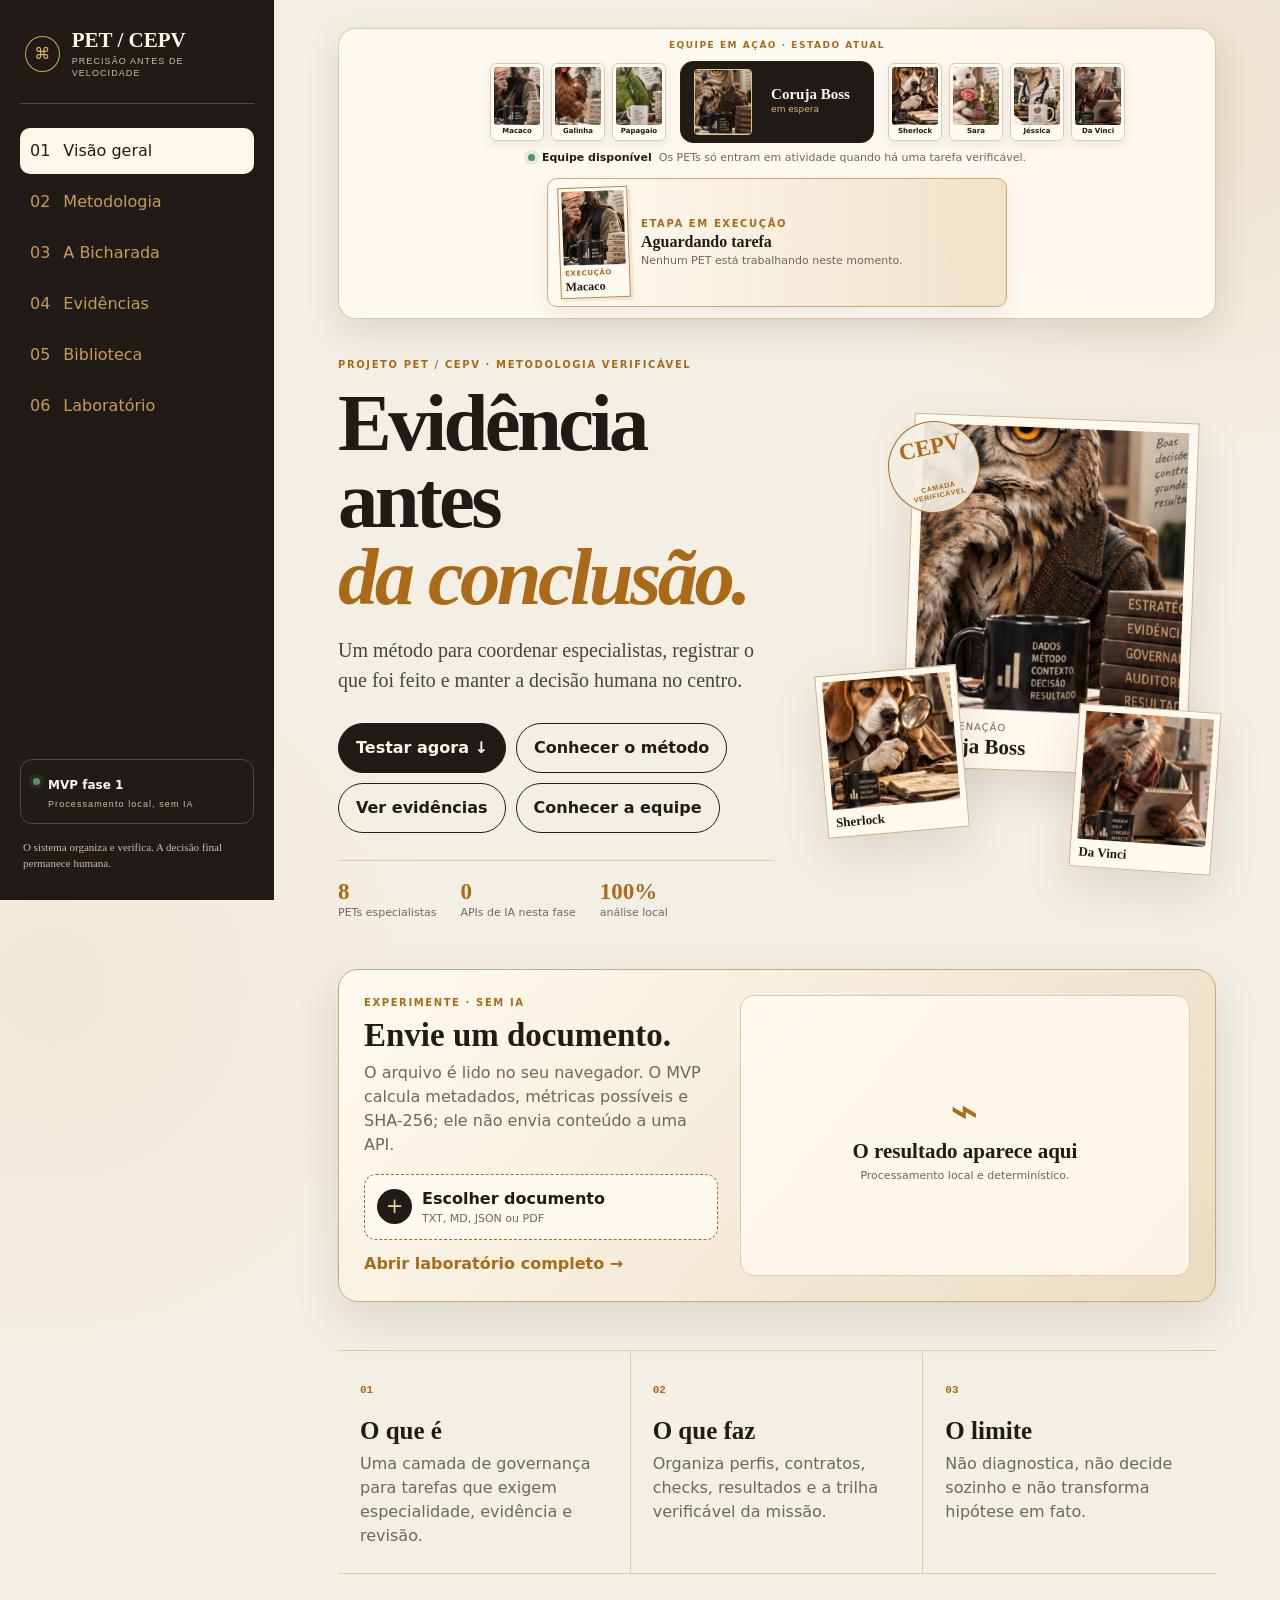
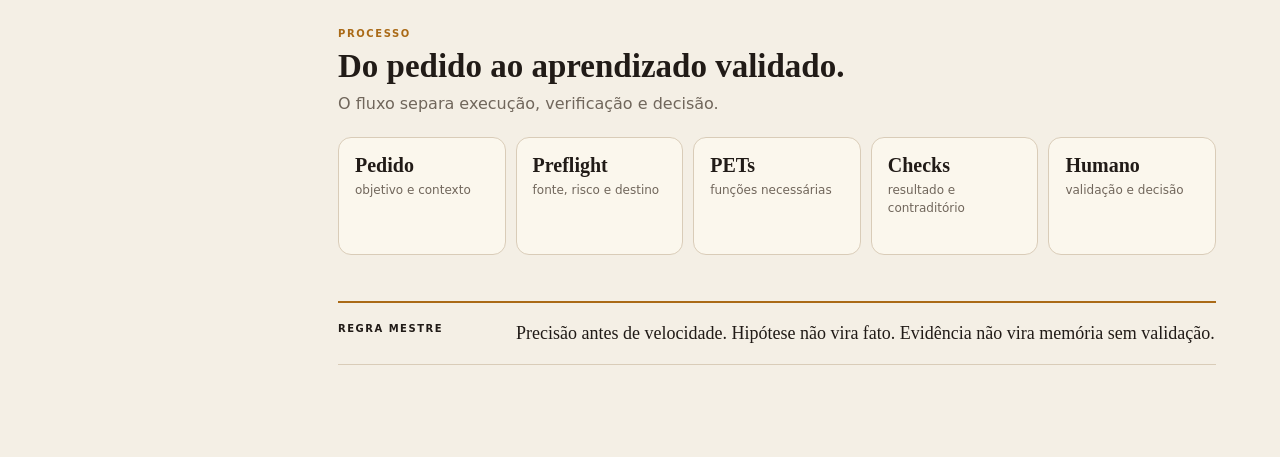
<file: cepv-mvp-phase1/index.html>
<!doctype html>
<html lang="pt-BR">
<head>
  <meta charset="utf-8">
  <meta name="viewport" content="width=device-width, initial-scale=1">
  <meta name="theme-color" content="#211b17">
  <meta name="description" content="PET/CEPV: método verificável de especialistas, evidências e validação humana.">
  <title>PET / CEPV — Precisão antes de velocidade</title>
  <link rel="stylesheet" href="styles.css">
</head>
<body>
  <aside class="sidebar" id="sidebar">
    <a class="brand" href="#inicio" data-route="inicio"><span>⌘</span><b>PET / CEPV<small>PRECISÃO ANTES DE VELOCIDADE</small></b></a>
    <nav aria-label="Navegação principal">
      <button class="nav active" data-route="inicio">01 <span>Visão geral</span></button>
      <button class="nav" data-route="metodologia">02 <span>Metodologia</span></button>
      <button class="nav" data-route="pets">03 <span>A Bicharada</span></button>
      <button class="nav" data-route="evidencias">04 <span>Evidências</span></button>
      <button class="nav" data-route="biblioteca">05 <span>Biblioteca</span></button>
      <button class="nav" data-route="laboratorio">06 <span>Laboratório</span></button>
    </nav>
    <div class="side-status"><i></i><div><b>MVP fase 1</b><small>Processamento local, sem IA</small></div></div>
    <p class="side-note">O sistema organiza e verifica. A decisão final permanece humana.</p>
  </aside>
  <header class="mobile-head"><button id="menuToggle" aria-label="Abrir menu" aria-expanded="false">Menu +</button><a href="#inicio" data-route="inicio">PET / CEPV</a><b>MVP</b></header>
  <div class="backdrop" id="backdrop"></div>
  <main>
    <section class="orchestrator" aria-label="Equipe PET em atividade">
      <p>EQUIPE EM AÇÃO · ESTADO ATUAL</p>
      <div class="orchestrator-grid">
        <div class="wing left">
          <button class="orb" data-pet="macaco" aria-label="Macaco, execução"><img src="assets/pets/macaco.jpg" alt=""><span>Macaco</span></button>
          <button class="orb" data-pet="galinha" aria-label="Galinha à Moral, crítica"><img src="assets/pets/galinha.jpg" alt=""><span>Galinha</span></button>
          <button class="orb" data-pet="papagaio" aria-label="Papagaio, comunicação"><img src="assets/pets/papagaio.jpg" alt=""><span>Papagaio</span></button>
        </div>
        <button class="boss" id="boss" aria-label="Coruja Boss, coordenação"><img src="assets/pets/coruja.jpg" alt=""><span><b>Coruja Boss</b><small id="bossState">coordenando</small></span></button>
        <div class="wing">
          <button class="orb" data-pet="sherlock" aria-label="Sherlock, investigação"><img src="assets/pets/sherlock.jpg" alt=""><span>Sherlock</span></button>
          <button class="orb" data-pet="sara" aria-label="Sara, impacto humano"><img src="assets/pets/sara.jpg" alt=""><span>Sara</span></button>
          <button class="orb" data-pet="jessica" aria-label="Jéssica, risco"><img src="assets/pets/jessica.jpg" alt=""><span>Jéssica</span></button>
          <button class="orb" data-pet="davinci" aria-label="Da Vinci, visual"><img src="assets/pets/davinci.jpg" alt=""><span>Da Vinci</span></button>
        </div>
      </div>
      <div class="work-status" aria-live="polite"><i></i><b id="workLabel">Equipe disponível</b><span id="workDetail">Os PETs só entram em atividade quando há uma tarefa verificável.</span></div>
      <div class="work-stage" id="workStage" hidden aria-live="polite">
        <figure class="work-stage-pet"><img id="workPetImage" src="assets/pets/macaco.jpg" alt=""><figcaption><span id="workPetRole">EXECUÇÃO</span><b id="workPetName">Macaco</b></figcaption></figure>
        <div><p class="eyebrow">ETAPA EM EXECUÇÃO</p><b id="workStageTitle">Aguardando tarefa</b><small id="workStageDetail">Nenhum PET está trabalhando neste momento.</small></div>
      </div>
    </section>

    <section class="view active" id="view-inicio" data-title="Visão geral">
      <div class="hero">
        <div>
          <p class="eyebrow">PROJETO PET / CEPV · METODOLOGIA VERIFICÁVEL</p>
          <h1>Evidência antes<br><em>da conclusão.</em></h1>
          <p class="lead">Um método para coordenar especialistas, registrar o que foi feito e manter a decisão humana no centro.</p>
          <div class="actions"><button class="button solid" data-scroll-upload>Testar agora ↓</button><button class="button" data-route="metodologia">Conhecer o método</button><button class="button" data-route="evidencias">Ver evidências</button><button class="button" data-route="pets">Conhecer a equipe</button></div>
          <dl class="facts"><div><dt>8</dt><dd>PETs especialistas</dd></div><div><dt>0</dt><dd>APIs de IA nesta fase</dd></div><div><dt>100%</dt><dd>análise local</dd></div></dl>
        </div>
        <div class="hero-art">
          <figure class="main-portrait"><img src="assets/pets/coruja.jpg" alt="Coruja Boss, coordenadora do método"><figcaption>COORDENAÇÃO<br><b>Coruja Boss</b></figcaption></figure>
          <figure class="small-portrait sherlock"><img src="assets/pets/sherlock.jpg" alt="Sherlock Holmes"><figcaption>Sherlock</figcaption></figure>
          <figure class="small-portrait davinci"><img src="assets/pets/davinci.jpg" alt="Da Vinci"><figcaption>Da Vinci</figcaption></figure>
          <div class="stamp">CEPV<small>CAMADA<br>VERIFICÁVEL</small></div>
        </div>
      </div>
      <section class="try" id="upload">
        <div><p class="eyebrow">EXPERIMENTE · SEM IA</p><h2>Envie um documento.</h2><p>O arquivo é lido no seu navegador. O MVP calcula metadados, métricas possíveis e SHA-256; ele não envia conteúdo a uma API.</p><label class="upload" for="homeFile"><span>+</span><b>Escolher documento</b><small>TXT, MD, JSON ou PDF</small><input id="homeFile" type="file" accept=".txt,.md,.json,.pdf,text/plain,application/pdf,application/json"></label><button class="link" data-route="laboratorio">Abrir laboratório completo →</button></div>
        <div class="analysis" id="homeResult"><div class="empty"><span>⌁</span><b>O resultado aparece aqui</b><small>Processamento local e determinístico.</small></div></div>
      </section>
      <section class="three"><article><span>01</span><h2>O que é</h2><p>Uma camada de governança para tarefas que exigem especialidade, evidência e revisão.</p></article><article><span>02</span><h2>O que faz</h2><p>Organiza perfis, contratos, checks, resultados e a trilha verificável da missão.</p></article><article><span>03</span><h2>O limite</h2><p>Não diagnostica, não decide sozinho e não transforma hipótese em fato.</p></article></section>
      <section class="intro"><p class="eyebrow">PROCESSO</p><h2>Do pedido ao aprendizado validado.</h2><p>O fluxo separa execução, verificação e decisão.</p></section>
      <ol class="process"><li><b>Pedido</b><span>objetivo e contexto</span></li><li><b>Preflight</b><span>fonte, risco e destino</span></li><li><b>PETs</b><span>funções necessárias</span></li><li><b>Checks</b><span>resultado e contraditório</span></li><li><b>Humano</b><span>validação e decisão</span></li></ol>
      <section class="rule"><span>REGRA MESTRE</span><p>Precisão antes de velocidade. Hipótese não vira fato. Evidência não vira memória sem validação.</p></section>
    </section>

    <section class="view" id="view-metodologia" data-title="Metodologia">
      <header class="heading"><p class="eyebrow">MÉTODO PET / CEPV</p><h1>Governança antes da automação.</h1><p>O motor define como o trabalho pode continuar. A IA, quando existir, será apenas um componente do fluxo.</p></header>
      <div class="method"><article><span>01</span><h2>Perfil</h2><p>Especialidade, limites e responsabilidade.</p></article><article><span>02</span><h2>Contrato</h2><p>Entrada, saída, regras e falhas.</p></article><article><span>03</span><h2>Preflight</h2><p>Objetivo, fonte, destino, permissão e risco.</p></article><article><span>04</span><h2>Execução</h2><p>O PET adequado realiza uma função real.</p></article><article><span>05</span><h2>Evidência</h2><p>Fontes, artefatos, hashes ou verificações.</p></article><article><span>06</span><h2>Validação</h2><p>Confirmado, inferência ou não determinado.</p></article><article><span>07</span><h2>Aprendizado</h2><p>Só entra se for validado.</p></article><article class="dark"><span>08</span><h2>Humano</h2><p>A pessoa confere, decide e pode parar o fluxo.</p></article></div>
    </section>

    <section class="view" id="view-pets" data-title="A Bicharada">
      <header class="heading"><p class="eyebrow">PERFIS ESPECIALISTAS</p><h1>A bicharada trabalha de verdade.</h1><p>Cada PET tem função operacional, limite explícito e momento certo de entrar.</p></header>
      <div class="filters"><button class="filter active" data-filter="todos">Todos</button><button class="filter" data-filter="governanca">Governança</button><button class="filter" data-filter="investigacao">Investigação</button><button class="filter" data-filter="execucao">Execução</button><button class="filter" data-filter="humano">Humano</button></div>
      <div class="pet-grid">
        <article data-cat="governanca"><img src="assets/pets/coruja.jpg" alt="Coruja Boss"><div><span>COORDENAÇÃO</span><h2>Coruja Boss</h2><p>Preflight, seleção, integração e controle de qualidade.</p><b>Decide quem entra e quando parar.</b></div></article>
        <article data-cat="investigacao"><img src="assets/pets/sherlock.jpg" alt="Sherlock Holmes"><div><span>INVESTIGAÇÃO</span><h2>Sherlock Holmes</h2><p>Fontes primárias, documentos e reconstrução factual.</p><b>Encontra o que sustenta ou derruba a hipótese.</b></div></article>
        <article data-cat="execucao"><img src="assets/pets/macaco.jpg" alt="Macaco"><div><span>EXECUÇÃO</span><h2>Macaco</h2><p>Código, edição, estrutura, arquivos e implementação.</p><b>Transforma decisão em artefato verificável.</b></div></article>
        <article data-cat="governanca"><img src="assets/pets/galinha.jpg" alt="Galinha à Moral"><div><span>CRÍTICA</span><h2>Galinha à Moral</h2><p>Contraditório, viés, erro, falso positivo e refutação.</p><b>Tenta quebrar antes que a realidade quebre.</b></div></article>
        <article data-cat="humano"><img src="assets/pets/papagaio.jpg" alt="Papagaio"><div><span>COMUNICAÇÃO</span><h2>Papagaio</h2><p>Tradução, linguagem clara, conversa e acolhimento.</p><b>Faz a informação chegar do outro lado.</b></div></article>
        <article data-cat="humano"><img src="assets/pets/sara.jpg" alt="Sara-PET"><div><span>IMPACTO HUMANO</span><h2>Sara-PET</h2><p>Relações, contexto psicossocial e consequências humanas.</p><b>Pergunta o que muda para as pessoas.</b></div></article>
        <article data-cat="humano"><img src="assets/pets/jessica.jpg" alt="Jéssica-PET"><div><span>SAÚDE E RISCO</span><h2>Jéssica-PET</h2><p>Limites técnicos, risco e cuidado, sem substituir profissional.</p><b>Protege o limite técnico e humano.</b></div></article>
        <article data-cat="execucao"><img src="assets/pets/davinci.jpg" alt="Da Vinci"><div><span>DIREÇÃO VISUAL</span><h2>Da Vinci</h2><p>Imagem, design, narrativa visual e comunicação estética.</p><b>Transforma método em experiência compreensível.</b></div></article>
      </div>
    </section>

    <section class="view" id="view-evidencias" data-title="Evidências">
      <header class="heading"><p class="eyebrow">RASTREABILIDADE</p><h1>O que foi feito precisa poder ser conferido.</h1><p>Casos, checkpoints, versões e artefatos formam a trilha de evidência do projeto.</p></header>
      <div class="states"><article><span>BASELINE</span><b>v0.2.3</b><small>oficial · congelada</small></article><article><span>CANDIDATA</span><b>v0.2.4 · A</b><small>checkpoint validado</small></article><article><span>LIVE</span><b>Não autorizado</b><small>Phase B não iniciada</small></article></div>
      <div class="timeline"><article><time>13 SET 2026</time><div><i>CONFIRMADO</i><h2>Baseline e pacote de auditoria</h2><p>Estado verificável e artefatos de auditoria preservados.</p></div></article><article><time>20 SET 2026</time><div><i>CONFIRMADO</i><h2>Auditoria do Policy Gate</h2><p>Separação entre o gate da baseline e a condição experimental do harness.</p></div></article><article><time>21 SET 2026</time><div><i>CONFIRMADO</i><h2>Continuity Gate — Phase A</h2><p>26/26 testes-alvo e pacote preservado com checksum; sem promoção para LIVE.</p></div></article><article><time>PRÓXIMO</time><div><i>NÃO DETERMINADO</i><h2>Phase B / governança real</h2><p>Autoridade, assinaturas, revogação e operação real ainda exigem decisão.</p></div></article></div>
    </section>

    <section class="view" id="view-biblioteca" data-title="Biblioteca">
      <header class="heading"><p class="eyebrow">BIBLIOTECA DOCUMENTAL</p><h1>Documento não é decoração.</h1><p>Índice visual do MVP. Integração automática com Drive não foi implementada nesta fase.</p></header>
      <div class="library-tools"><input id="search" type="search" placeholder="Buscar documento ou tema"><select id="docType"><option value="todos">Todos os tipos</option><option value="governanca">Governança</option><option value="auditoria">Auditoria</option><option value="proposta">Proposta</option><option value="checkpoint">Checkpoint</option></select></div>
      <div class="docs" id="docs"><article data-type="governanca"><span>01</span><div><b>00_FONTE_DE_VERDADE_PETS_CEPV_v0.1</b><small>Governança · fonte de verdade</small></div><i>BASE</i></article><article data-type="governanca"><span>02</span><div><b>03_REGRAS_DE_SINCRONIZACAO_PETS_CEPV</b><small>Governança · sincronização</small></div><i>ATIVO</i></article><article data-type="auditoria"><span>03</span><div><b>AUDITORIA_POLICY_GATE_CEPV_V0.2.3_2026-09-20</b><small>Auditoria · policy gate</small></div><i>VALIDADO</i></article><article data-type="proposta"><span>04</span><div><b>PROPOSTA_CEPV_MACACO_v0.2.4_CONTINUITY_GATE_R1</b><small>Proposta · continuity gate</small></div><i>R1</i></article><article data-type="checkpoint"><span>05</span><div><b>CHECKPOINT_CEPV_MACACO_v0.2.4_PHASE_A_VALIDATED</b><small>Checkpoint · Phase A</small></div><i>VALIDADO</i></article><article data-type="governanca"><span>06</span><div><b>PET_CEPV_BICHARADA_COMPLETO_2026-09-20.pdf</b><small>Identidade visual · perfis PET</small></div><i>VISUAL</i></article></div>
    </section>

    <section class="view" id="view-laboratorio" data-title="Laboratório">
      <header class="heading"><p class="eyebrow">LABORATÓRIO DOCUMENTAL · SEM IA</p><h1>Primeiro, esgotar o determinístico.</h1><p>Este protótipo processa o arquivo localmente. Nada é enviado a uma API nesta fase.</p></header>
      <div class="lab"><div class="drop-wrap"><label class="drop" id="drop" for="labFile"><span>+</span><h2>Escolha um documento</h2><p>TXT, MD, JSON ou PDF</p><small>PDF: metadados e SHA-256. Extração textual local ainda não está implementada.</small><input id="labFile" type="file" accept=".txt,.md,.json,.pdf,text/plain,application/pdf,application/json"></label><p>Processamento local · sem upload · sem chave de IA</p></div><div class="analysis lab-result" id="labResult"><div class="empty"><span>⌁</span><b>Nenhum documento carregado</b><small>O resultado trará metadados, hash e métricas disponíveis.</small></div></div></div>
    </section>
  </main>
  <nav class="bottom"><button class="active" data-route="inicio">Início</button><button data-route="metodologia">Método</button><button data-route="pets">PETs</button><button data-route="evidencias">Provas</button><button data-route="laboratorio">Lab</button></nav>
  <script src="app.js"></script>
</body></html>
</file>
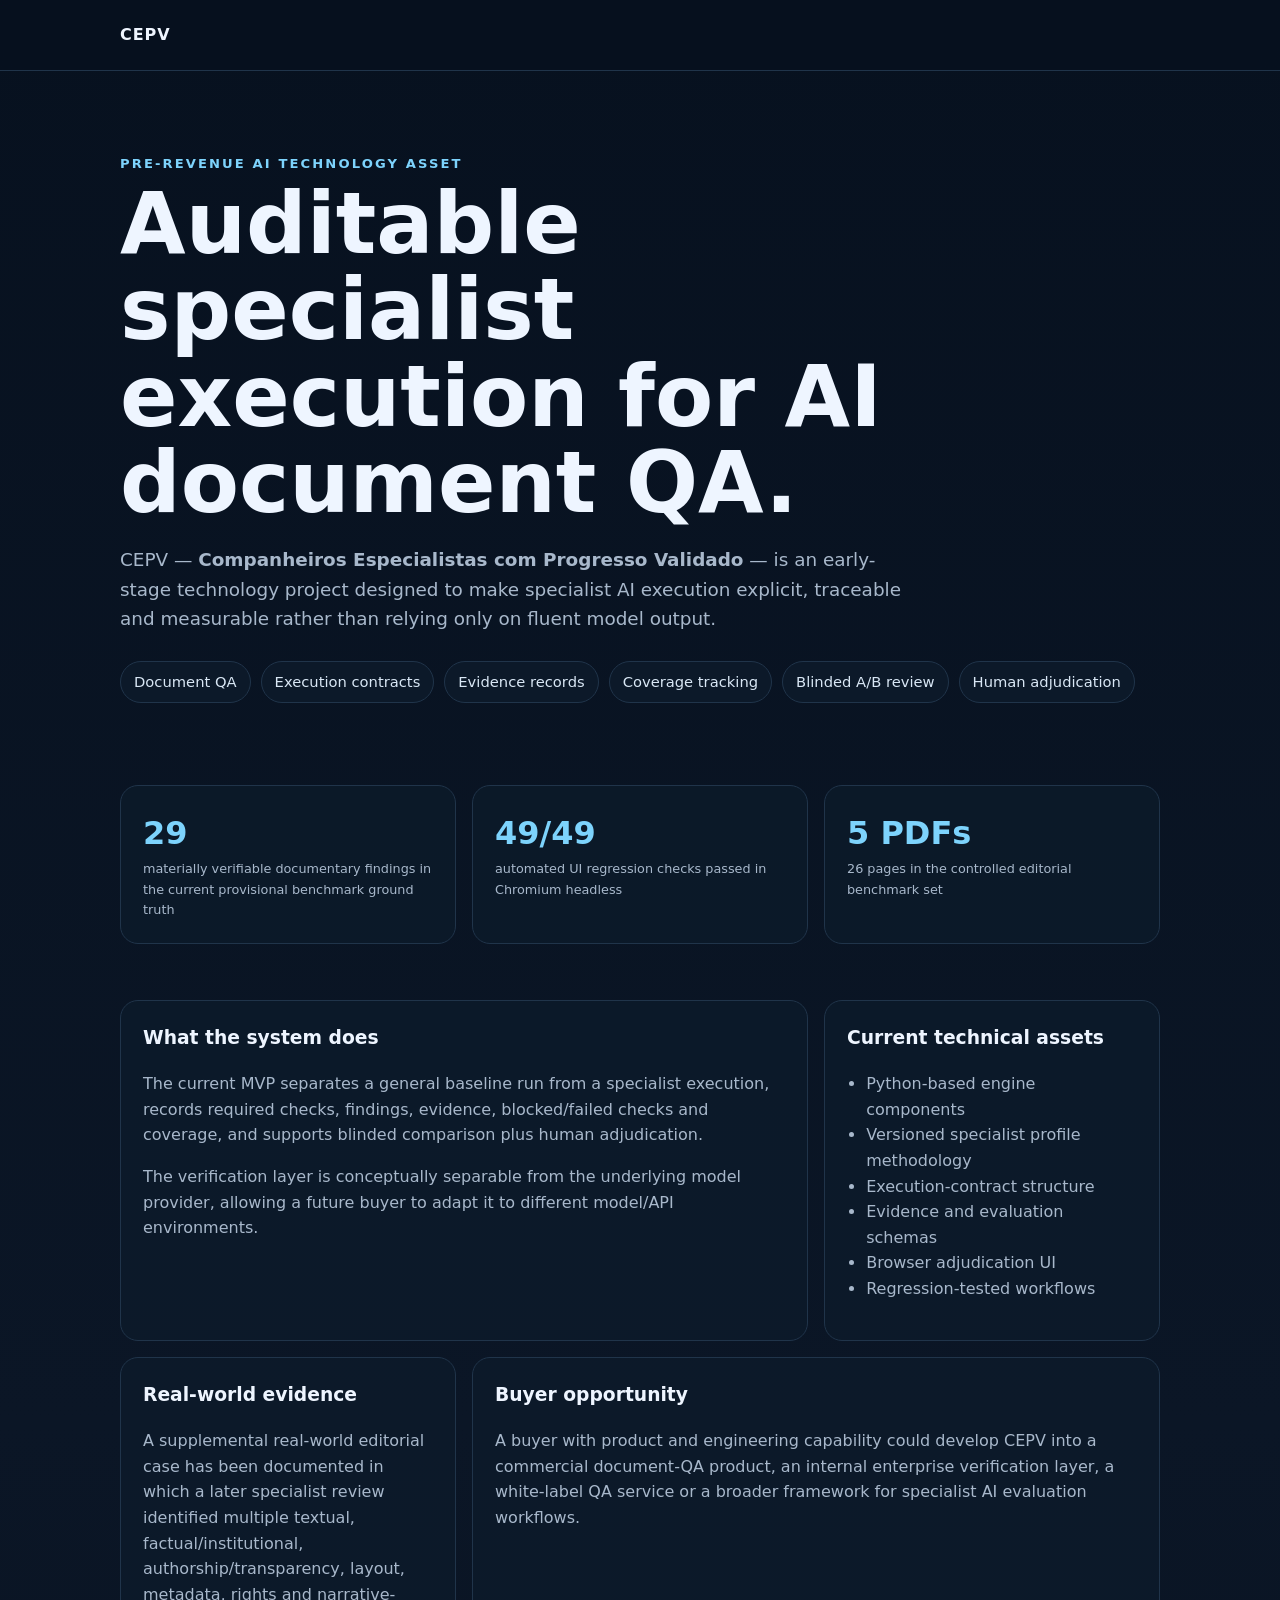
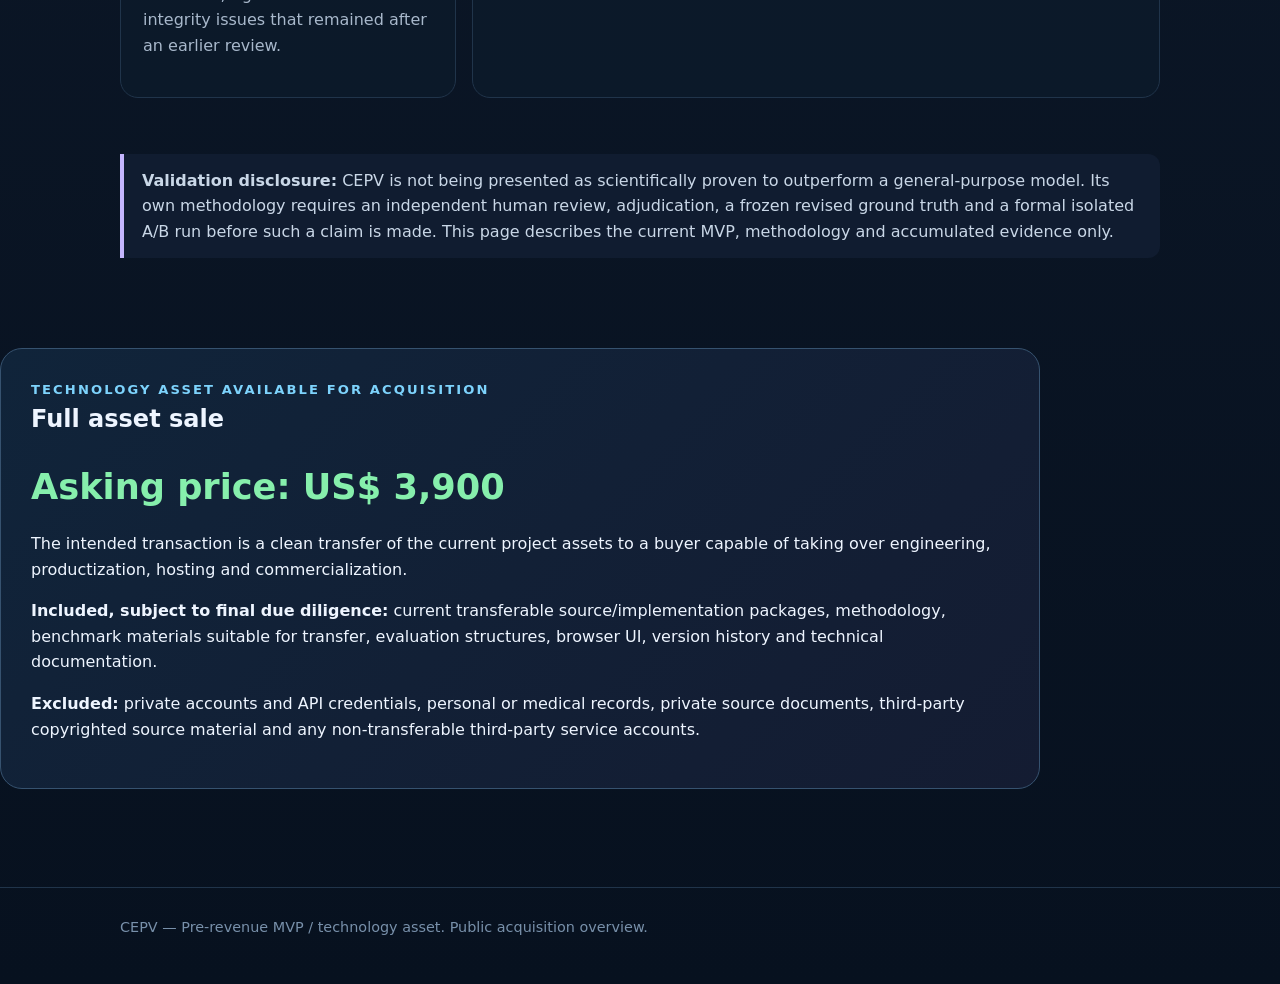
<file: cepv/index.html>
<!doctype html>
<html lang="en">
<head>
<meta charset="utf-8">
<meta name="viewport" content="width=device-width,initial-scale=1">
<meta name="description" content="CEPV is a pre-revenue AI specialist execution and document QA technology asset with auditable checks, evidence records, benchmark methodology and blinded A/B review workflows.">
<title>CEPV — AI Specialist Execution & Document QA</title>
<style>
:root{--bg:#07111f;--panel:#0d1b2b;--line:#20344a;--text:#eef5ff;--muted:#a8b8cb;--accent:#7dd3fc;--accent2:#c4b5fd;--ok:#86efac}*{box-sizing:border-box}body{margin:0;font-family:Inter,ui-sans-serif,system-ui,-apple-system,BlinkMacSystemFont,"Segoe UI",sans-serif;background:linear-gradient(180deg,#07111f 0%,#0b1626 55%,#07111f 100%);color:var(--text);line-height:1.6}.wrap{width:min(1040px,calc(100% - 36px));margin:auto}header{padding:22px 0;border-bottom:1px solid var(--line);background:rgba(7,17,31,.88);position:sticky;top:0;backdrop-filter:blur(10px)}.brand{font-weight:800;letter-spacing:.06em}.tag{color:var(--accent);font-size:.82rem;text-transform:uppercase;letter-spacing:.16em;font-weight:700}.hero{padding:82px 0 54px}.hero h1{font-size:clamp(2.4rem,7vw,5.3rem);line-height:1.02;margin:.45rem 0 1rem;max-width:900px}.hero p{font-size:1.15rem;color:var(--muted);max-width:790px}.pills{display:flex;flex-wrap:wrap;gap:10px;margin-top:28px}.pill{border:1px solid var(--line);background:rgba(13,27,43,.8);padding:8px 13px;border-radius:999px;color:#d9e7f5;font-size:.92rem}.grid{display:grid;grid-template-columns:repeat(3,1fr);gap:16px}.card{background:rgba(13,27,43,.76);border:1px solid var(--line);border-radius:18px;padding:22px}.card h3{margin-top:0}.card p{color:var(--muted)}section{padding:28px 0}.metric{font-size:2rem;font-weight:800;color:var(--accent)}.metric small{display:block;font-size:.8rem;color:var(--muted);font-weight:500}.wide{grid-column:span 2}.note{border-left:4px solid var(--accent2);padding:14px 18px;background:#101c30;border-radius:0 12px 12px 0;color:#c9d7e7}.sale{margin:34px 0 70px;padding:30px;border:1px solid #36526f;border-radius:22px;background:linear-gradient(135deg,#10243a,#141c32)}.sale h2{margin-top:0}.price{font-size:2.2rem;font-weight:850;color:var(--ok)}ul{padding-left:1.2rem;color:var(--muted)}footer{border-top:1px solid var(--line);padding:28px 0 45px;color:#7890aa;font-size:.9rem}@media(max-width:760px){.grid{grid-template-columns:1fr}.wide{grid-column:auto}.hero{padding-top:55px}.hero h1{font-size:2.65rem}}
</style>
</head>
<body>
<header><div class="wrap"><div class="brand">CEPV</div></div></header>
<main>
<section class="hero"><div class="wrap"><div class="tag">Pre-revenue AI technology asset</div><h1>Auditable specialist execution for AI document QA.</h1><p>CEPV — <strong>Companheiros Especialistas com Progresso Validado</strong> — is an early-stage technology project designed to make specialist AI execution explicit, traceable and measurable rather than relying only on fluent model output.</p><div class="pills"><span class="pill">Document QA</span><span class="pill">Execution contracts</span><span class="pill">Evidence records</span><span class="pill">Coverage tracking</span><span class="pill">Blinded A/B review</span><span class="pill">Human adjudication</span></div></div></section>
<section><div class="wrap grid"><article class="card"><div class="metric">29<small>materially verifiable documentary findings in the current provisional benchmark ground truth</small></div></article><article class="card"><div class="metric">49/49<small>automated UI regression checks passed in Chromium headless</small></div></article><article class="card"><div class="metric">5 PDFs<small>26 pages in the controlled editorial benchmark set</small></div></article></div></section>
<section><div class="wrap grid"><article class="card wide"><h3>What the system does</h3><p>The current MVP separates a general baseline run from a specialist execution, records required checks, findings, evidence, blocked/failed checks and coverage, and supports blinded comparison plus human adjudication.</p><p>The verification layer is conceptually separable from the underlying model provider, allowing a future buyer to adapt it to different model/API environments.</p></article><article class="card"><h3>Current technical assets</h3><ul><li>Python-based engine components</li><li>Versioned specialist profile methodology</li><li>Execution-contract structure</li><li>Evidence and evaluation schemas</li><li>Browser adjudication UI</li><li>Regression-tested workflows</li></ul></article><article class="card"><h3>Real-world evidence</h3><p>A supplemental real-world editorial case has been documented in which a later specialist review identified multiple textual, factual/institutional, authorship/transparency, layout, metadata, rights and narrative-integrity issues that remained after an earlier review.</p></article><article class="card wide"><h3>Buyer opportunity</h3><p>A buyer with product and engineering capability could develop CEPV into a commercial document-QA product, an internal enterprise verification layer, a white-label QA service or a broader framework for specialist AI evaluation workflows.</p></article></div></section>
<section><div class="wrap"><div class="note"><strong>Validation disclosure:</strong> CEPV is not being presented as scientifically proven to outperform a general-purpose model. Its own methodology requires an independent human review, adjudication, a frozen revised ground truth and a formal isolated A/B run before such a claim is made. This page describes the current MVP, methodology and accumulated evidence only.</div></div></section>
<section><div class="wrap sale"><div class="tag">Technology asset available for acquisition</div><h2>Full asset sale</h2><div class="price">Asking price: US$ 3,900</div><p>The intended transaction is a clean transfer of the current project assets to a buyer capable of taking over engineering, productization, hosting and commercialization.</p><p><strong>Included, subject to final due diligence:</strong> current transferable source/implementation packages, methodology, benchmark materials suitable for transfer, evaluation structures, browser UI, version history and technical documentation.</p><p><strong>Excluded:</strong> private accounts and API credentials, personal or medical records, private source documents, third-party copyrighted source material and any non-transferable third-party service accounts.</p></div></section>
</main>
<footer><div class="wrap">CEPV — Pre-revenue MVP / technology asset. Public acquisition overview.</div></footer>
</body>
</html>
</file>
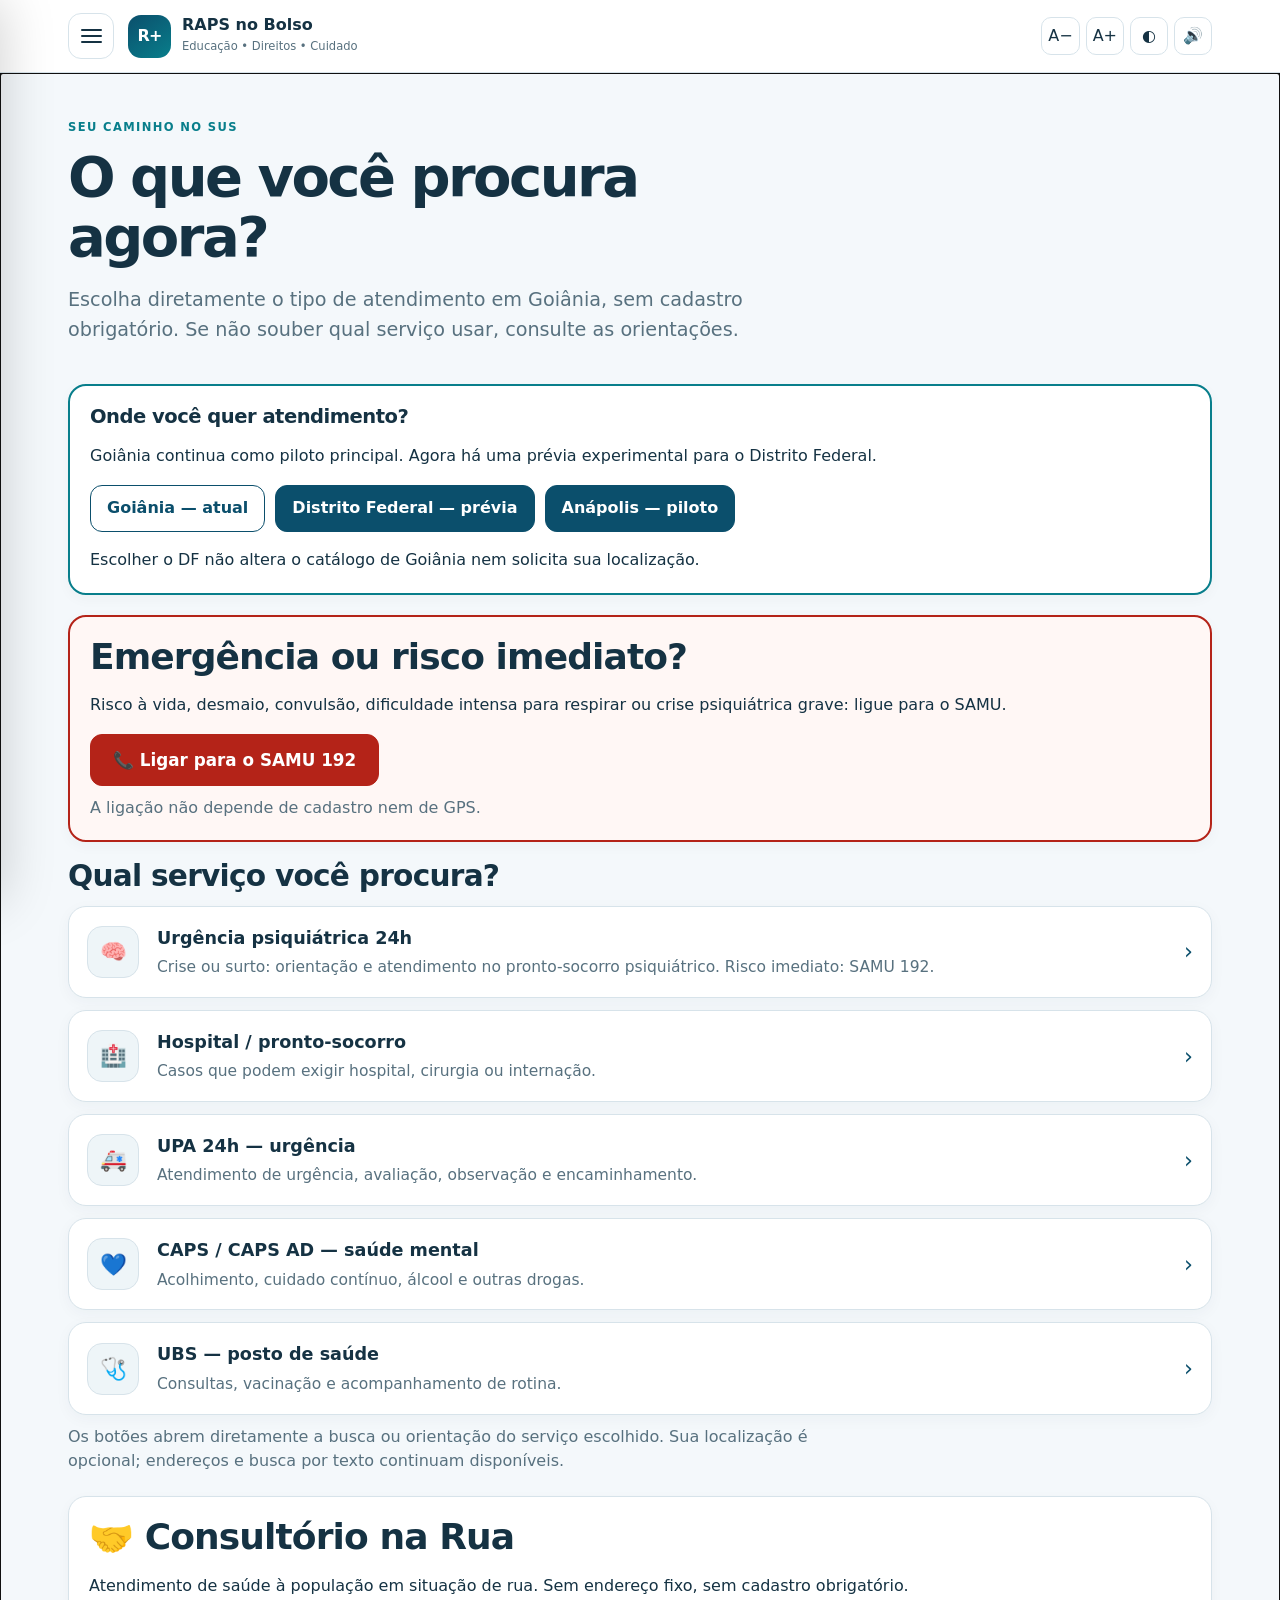
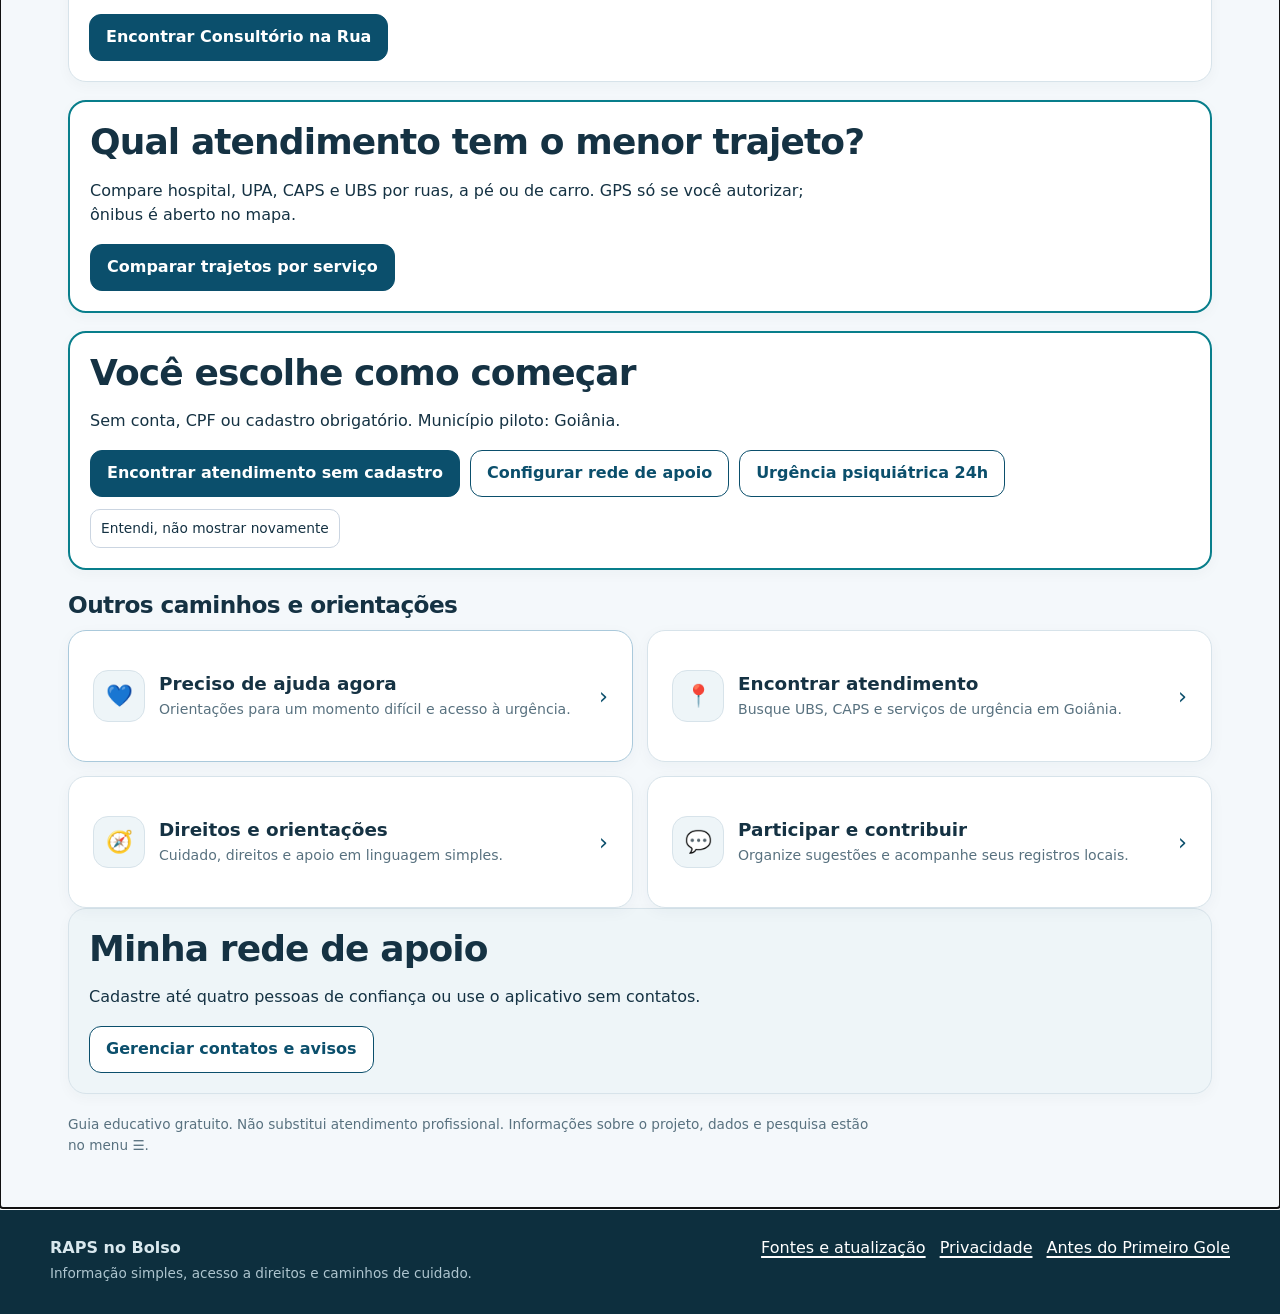
<file: raps-no-bolso/index.html>
<!doctype html>
<html lang="pt-BR">
<head>
  <meta charset="utf-8">
  <meta name="viewport" content="width=device-width,initial-scale=1,viewport-fit=cover">
  <meta name="theme-color" content="#0b4f6c">
  <meta name="description" content="RAPS no Bolso: guia educativo sobre saúde mental, direitos no SUS, CAPS, RAPS, redução de danos, álcool e outras drogas, crise, OuvSUS e caminhos de cuidado.">
  <meta name="author" content="Rafael Leandro de Carvalho">
  <meta name="robots" content="index,follow,max-image-preview:large,max-snippet:-1,max-video-preview:-1">
  <title>RAPS no Bolso | Direitos, saúde mental e caminhos de cuidado no SUS</title>
  <link rel="canonical" href="https://rafaeel147-sketch.github.io/antes-do-primeiro-gole1/raps-no-bolso/">
  <link rel="manifest" href="./manifest.webmanifest">
  <link rel="icon" href="./icon.svg" type="image/svg+xml">
  <link rel="stylesheet" href="./app.css">
  <link rel="stylesheet" href="./participation.css">
  <link rel="stylesheet" href="./care-path.css">
  <link rel="stylesheet" href="./evaluation.css">
  <link rel="stylesheet" href="./research-v5.css">

  <meta property="og:type" content="website">
  <meta property="og:locale" content="pt_BR">
  <meta property="og:site_name" content="RAPS no Bolso">
  <meta property="og:title" content="RAPS no Bolso | Direitos, saúde mental e caminhos de cuidado no SUS">
  <meta property="og:description" content="Informação simples sobre CAPS, RAPS, direitos no SUS, redução de danos, álcool e outras drogas, crise, OuvSUS e onde buscar ajuda.">
  <meta property="og:url" content="https://rafaeel147-sketch.github.io/antes-do-primeiro-gole1/raps-no-bolso/">
  <meta property="og:image" content="https://rafaeel147-sketch.github.io/antes-do-primeiro-gole1/assets/capa-cartilha-conceito.png">
  <meta name="twitter:card" content="summary_large_image">

  <script type="application/ld+json">
  {
    "@context":"https://schema.org",
    "@type":"WebApplication",
    "name":"RAPS no Bolso",
    "url":"https://rafaeel147-sketch.github.io/antes-do-primeiro-gole1/raps-no-bolso/",
    "applicationCategory":"HealthApplication",
    "operatingSystem":"Web",
    "inLanguage":"pt-BR",
    "isAccessibleForFree":true,
    "description":"Aplicação educativa sobre saúde mental, direitos no SUS, Rede de Atenção Psicossocial, redução de danos e caminhos de cuidado.",
    "author":{"@type":"Person","name":"Rafael Leandro de Carvalho","url":"https://rafaeel147-sketch.github.io/antes-do-primeiro-gole1/autor/"},
    "about":["Rede de Atenção Psicossocial","CAPS","SUS","saúde mental","redução de danos","álcool e outras drogas","OuvSUS"]
  }
  </script>
</head>
<body>
  <a class="skip-link" href="#conteudo">Ir para o conteúdo</a>

  <header class="topbar">
    <div class="topbar-inner">
      <button class="menu-button" id="menuButton" aria-label="Abrir menu" aria-expanded="false" aria-controls="drawer">
        <span></span><span></span><span></span>
      </button>
      <a class="brand" href="./" data-route="inicio" aria-label="RAPS no Bolso — início">
        <span class="brand-mark" aria-hidden="true">R+</span>
        <span><strong>RAPS no Bolso</strong><small>Educação • Direitos • Cuidado</small></span>
      </a>
      <div class="a11y-actions" aria-label="Acessibilidade">
        <button type="button" id="fontDown" aria-label="Diminuir tamanho do texto">A−</button>
        <button type="button" id="fontUp" aria-label="Aumentar tamanho do texto">A+</button>
        <button type="button" id="contrast" aria-label="Alternar alto contraste">◐</button>
      </div>
    </div>
  </header>

  <div class="drawer-backdrop" id="drawerBackdrop" hidden></div>
  <aside class="drawer" id="drawer" role="dialog" aria-modal="true" aria-label="Menu principal" aria-hidden="true" inert>
    <div class="drawer-head">
      <strong>Escolha uma área</strong>
      <button type="button" id="closeMenu" aria-label="Fechar menu">×</button>
    </div>
    <nav id="drawerNav"></nav>
    <div class="drawer-note">Protótipo educativo independente. Não substitui atendimento profissional ou serviço de emergência.</div>
  </aside>

  <main id="conteudo" tabindex="-1" aria-live="polite">
    <div class="page">
      <section class="home-intro">
        <div class="eyebrow">Seu caminho no SUS</div>
        <h1>O que você procura agora?</h1>
        <p class="lead">Encontre atendimento, entenda seus direitos ou prepare uma contribuição. Um passo de cada vez.</p>
      </section>
      <section class="nav-grid home-grid" aria-label="Escolha por necessidade">
        <a class="nav-card" href="?p=crise"><span class="icon-square" aria-hidden="true">💙</span><span><strong>Preciso de ajuda agora</strong><p>Orientações para um momento difícil e acesso à urgência.</p></span><span class="go" aria-hidden="true">›</span></a>
        <a class="nav-card" href="?p=onde-ajuda"><span class="icon-square" aria-hidden="true">📍</span><span><strong>Encontrar atendimento</strong><p>Busque UBS, CAPS e serviços de urgência em Goiânia.</p></span><span class="go" aria-hidden="true">›</span></a>
        <a class="nav-card" href="?p=orientacoes"><span class="icon-square" aria-hidden="true">🧭</span><span><strong>Direitos e orientações</strong><p>Cuidado, direitos e apoio em linguagem simples.</p></span><span class="go" aria-hidden="true">›</span></a>
        <a class="nav-card" href="?p=participe-sus"><span class="icon-square" aria-hidden="true">💬</span><span><strong>Participar e contribuir</strong><p>Organize sugestões e acompanhe seus registros locais.</p></span><span class="go" aria-hidden="true">›</span></a>
      </section>
      <aside class="home-emergency"><p><strong>É uma emergência?</strong> Ligue para o SAMU.</p><a class="btn danger" href="tel:192">Ligar 192</a></aside>
      <p class="home-note">Guia educativo gratuito. Não substitui atendimento profissional. Informações sobre o projeto, dados e pesquisa estão no menu ☰.</p>
      <noscript><p>Ative o JavaScript para usar os filtros e as páginas deste aplicativo. Para informações sobre o projeto, <a href="../">acesse Antes do Primeiro Gole</a>.</p></noscript>
    </div>
  </main>

  <footer class="footer">
    <div class="footer-inner">
      <div><strong>RAPS no Bolso</strong><br><span>Informação simples, acesso a direitos e caminhos de cuidado.</span></div>
      <div class="footer-links">
        <a href="?p=fontes" data-route="fontes">Fontes e atualização</a>
        <a href="?p=privacidade" data-route="privacidade">Privacidade</a>
        <a href="../">Antes do Primeiro Gole</a>
      </div>
    </div>
  </footer>

  <script src="./app.js" defer></script>
  <script src="./rights-addon.js" defer></script>
  <script src="./rights-2026-addon.js" defer></script>
  <script src="./rights-child-mental-2026-addon.js" defer></script>
  <script src="./alcohol-drugs-addon.js" defer></script>
  <script src="./research-v5-addon.js" defer></script>
  <script src="./participation-addon.js" defer></script>
  <script src="./participation-status-addon.js" defer></script>
  <script src="./community-listening-v5-addon.js" defer></script>
  <script src="./care-path-addon.js" defer></script>
  <script src="./evaluation-addon.js" defer></script>
  <script src="./evaluation-privacy-addon.js" defer></script>
  <script src="./route-refresh.js" defer></script>
</body>
</html>
</file>
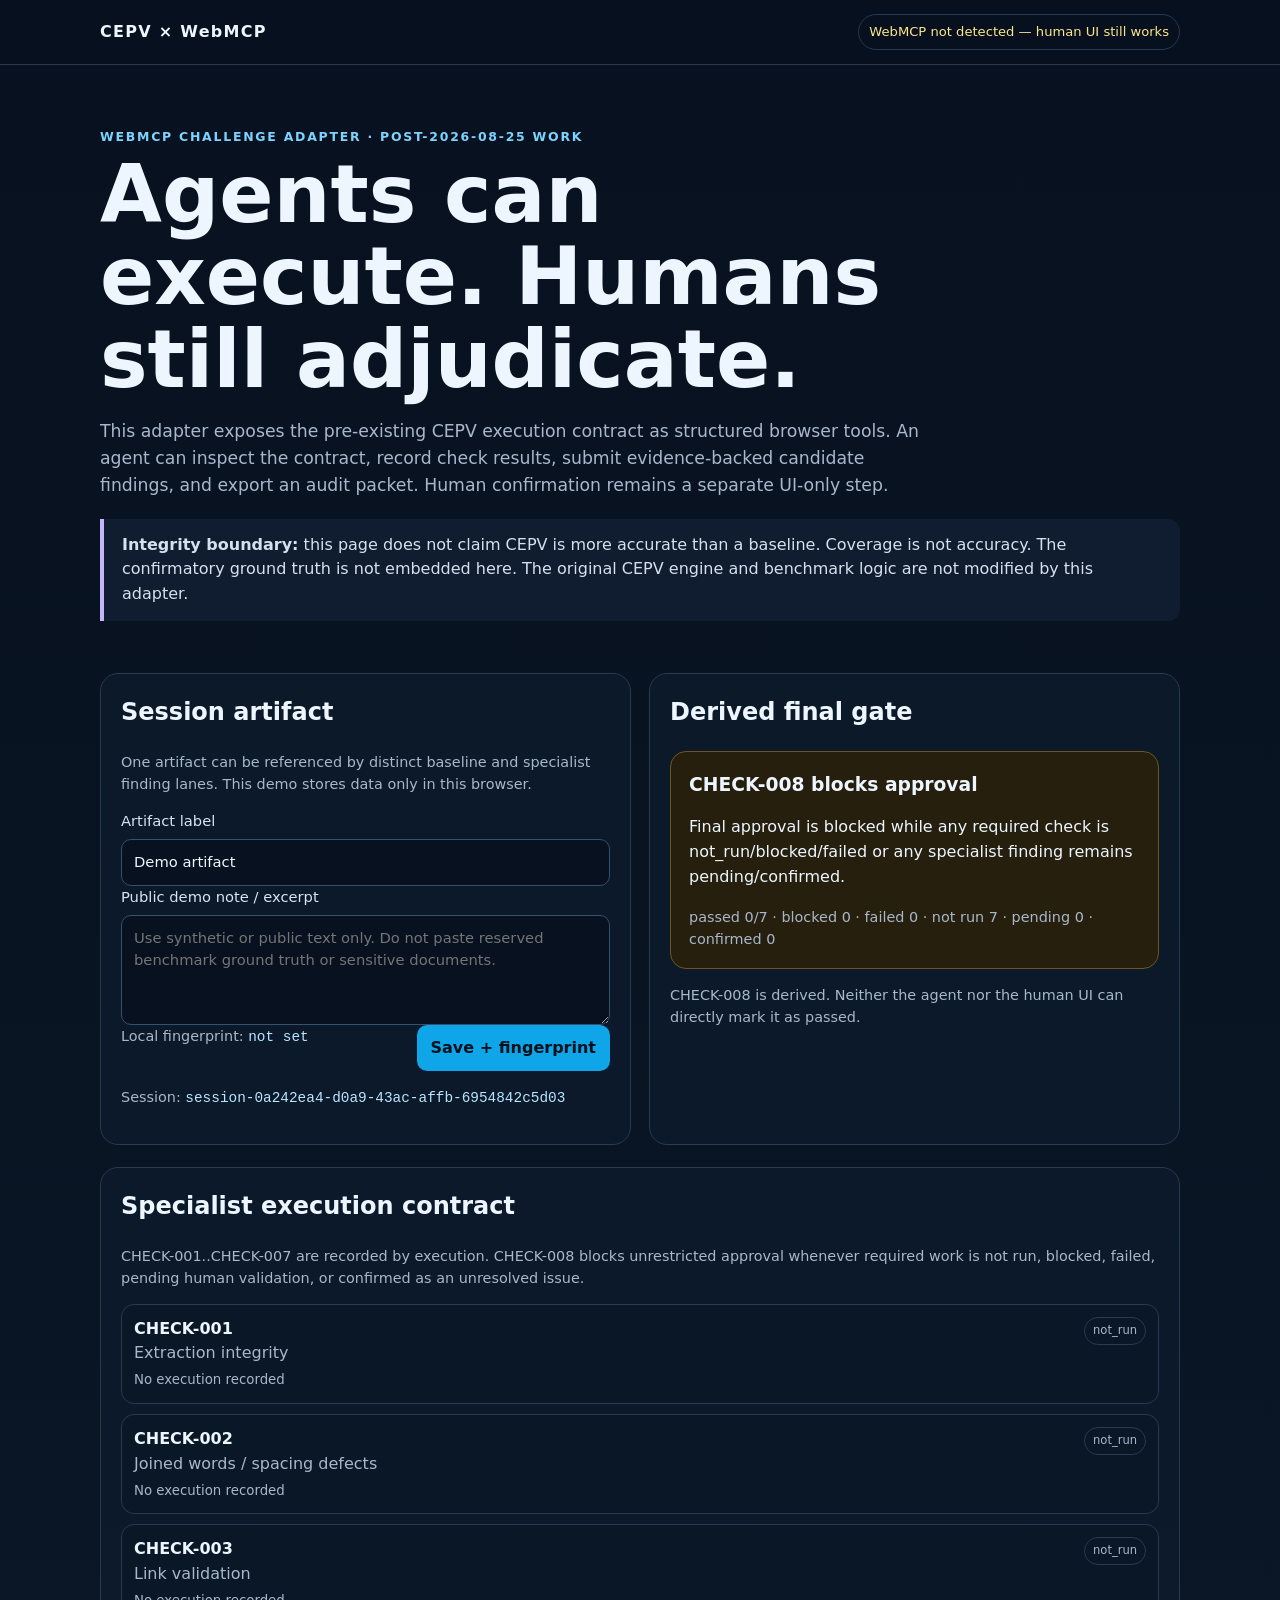
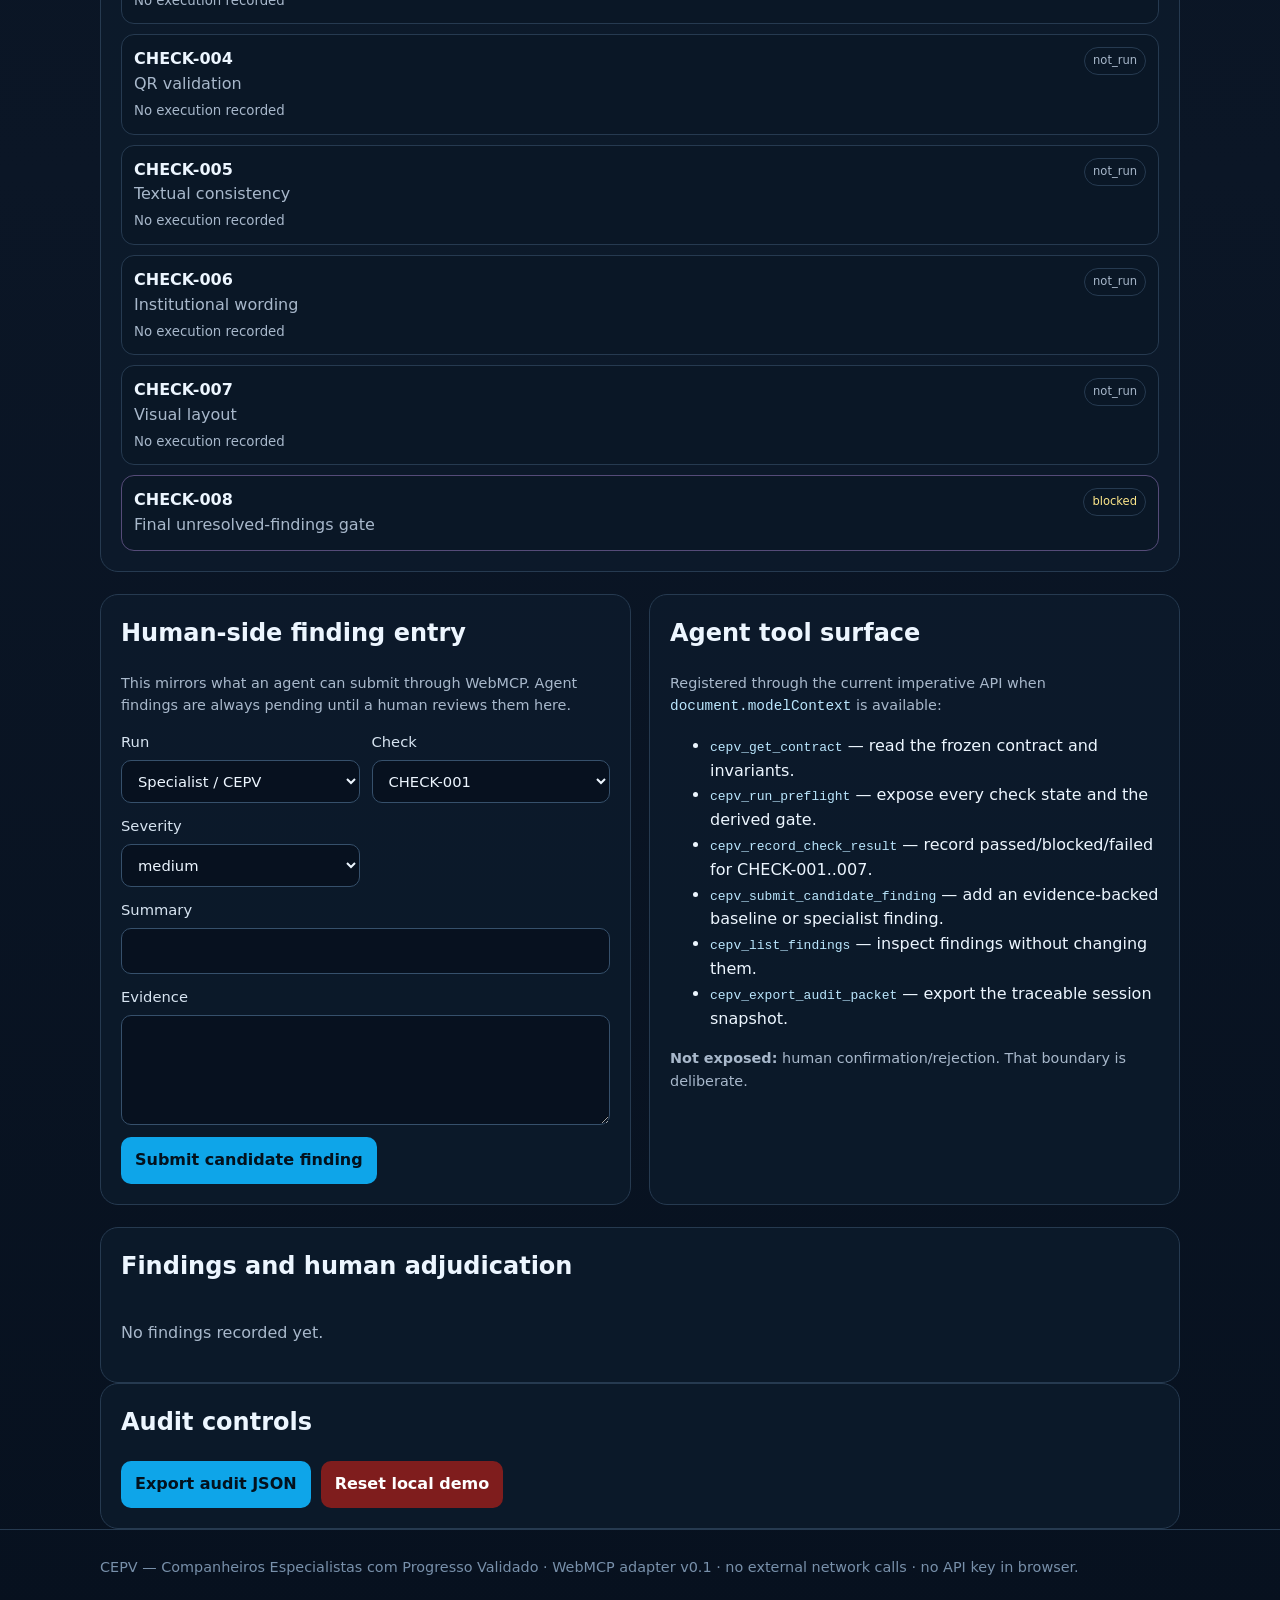
<file: webmcp/index.html>
<!doctype html>
<html lang="en">
<head>
  <meta charset="utf-8">
  <meta name="viewport" content="width=device-width,initial-scale=1">
  <meta name="description" content="CEPV WebMCP Challenge adapter: auditable specialist execution, evidence recording, human validation, and a derived final gate.">
  <title>CEPV × WebMCP — Auditable Human-Agent Review</title>
  <link rel="stylesheet" href="styles.css">
</head>
<body>
<header><div class="wrap"><div class="brand">CEPV × WebMCP</div><div id="webmcp-status" class="status warn">Checking WebMCP…</div></div></header>
<main class="wrap">
  <section class="hero">
    <div class="eyebrow">WebMCP Challenge adapter · post-2026-08-25 work</div>
    <h1>Agents can execute. Humans still adjudicate.</h1>
    <p>This adapter exposes the pre-existing CEPV execution contract as structured browser tools. An agent can inspect the contract, record check results, submit evidence-backed candidate findings, and export an audit packet. Human confirmation remains a separate UI-only step.</p>
    <div class="disclosure"><b>Integrity boundary:</b> this page does not claim CEPV is more accurate than a baseline. Coverage is not accuracy. The confirmatory ground truth is not embedded here. The original CEPV engine and benchmark logic are not modified by this adapter.</div>
  </section>

  <section class="grid">
    <article class="panel">
      <h2>Session artifact</h2>
      <p class="meta">One artifact can be referenced by distinct baseline and specialist finding lanes. This demo stores data only in this browser.</p>
      <label>Artifact label<input id="artifact-label" maxlength="200" autocomplete="off"></label>
      <label>Public demo note / excerpt<textarea id="artifact-note" maxlength="2000" placeholder="Use synthetic or public text only. Do not paste reserved benchmark ground truth or sensitive documents."></textarea></label>
      <div class="controls"><div class="meta">Local fingerprint: <code id="artifact-fingerprint">not set</code></div><button id="save-artifact" type="button">Save + fingerprint</button></div>
      <p class="meta">Session: <code id="session-id"></code></p>
    </article>

    <article class="panel">
      <h2>Derived final gate</h2>
      <div id="gate" class="gate blocked"><h3 id="gate-title"></h3><p id="gate-reason"></p><div id="gate-counts" class="meta"></div></div>
      <p class="meta">CHECK-008 is derived. Neither the agent nor the human UI can directly mark it as passed.</p>
    </article>
  </section>

  <section class="panel">
    <h2>Specialist execution contract</h2>
    <p class="meta">CHECK-001..CHECK-007 are recorded by execution. CHECK-008 blocks unrestricted approval whenever required work is not run, blocked, failed, pending human validation, or confirmed as an unresolved issue.</p>
    <div id="checks" class="checks"></div>
  </section>

  <section class="grid">
    <article class="panel">
      <h2>Human-side finding entry</h2>
      <p class="meta">This mirrors what an agent can submit through WebMCP. Agent findings are always pending until a human reviews them here.</p>
      <form id="finding-form" class="form-grid">
        <label>Run<select name="run" id="run"><option value="specialist">Specialist / CEPV</option><option value="baseline">Baseline</option></select></label>
        <label id="check-wrap">Check<select name="check_id" id="check-id">
          <option>CHECK-001</option><option>CHECK-002</option><option>CHECK-003</option><option>CHECK-004</option><option>CHECK-005</option><option>CHECK-006</option><option>CHECK-007</option>
        </select></label>
        <label>Severity<select name="severity"><option value="low">low</option><option value="medium" selected>medium</option><option value="high">high</option><option value="critical">critical</option></select></label>
        <label class="full">Summary<input name="summary" minlength="3" maxlength="1000" required></label>
        <label class="full">Evidence<textarea name="evidence" minlength="3" maxlength="4000" required></textarea></label>
        <div class="full"><button type="submit">Submit candidate finding</button></div>
      </form>
    </article>

    <article class="panel">
      <h2>Agent tool surface</h2>
      <p class="meta">Registered through the current imperative API when <code>document.modelContext</code> is available:</p>
      <ul>
        <li><code>cepv_get_contract</code> — read the frozen contract and invariants.</li>
        <li><code>cepv_run_preflight</code> — expose every check state and the derived gate.</li>
        <li><code>cepv_record_check_result</code> — record passed/blocked/failed for CHECK-001..007.</li>
        <li><code>cepv_submit_candidate_finding</code> — add an evidence-backed baseline or specialist finding.</li>
        <li><code>cepv_list_findings</code> — inspect findings without changing them.</li>
        <li><code>cepv_export_audit_packet</code> — export the traceable session snapshot.</li>
      </ul>
      <p class="meta"><b>Not exposed:</b> human confirmation/rejection. That boundary is deliberate.</p>
    </article>
  </section>

  <section class="panel">
    <h2>Findings and human adjudication</h2>
    <div id="findings" class="findings"></div>
  </section>

  <section class="panel">
    <h2>Audit controls</h2>
    <div class="footer-actions"><button id="export" type="button">Export audit JSON</button><button id="reset" class="danger" type="button">Reset local demo</button></div>
  </section>
</main>
<footer><div class="wrap">CEPV — Companheiros Especialistas com Progresso Validado · WebMCP adapter v0.1 · no external network calls · no API key in browser.</div></footer>
<script src="state.js"></script>
<script src="webmcp.js"></script>
<script src="app.js"></script>
</body>
</html>
</file>
<file: cepv-mvp-phase1/styles.css>
:root{--paper:#f4efe5;--white:#fffaf1;--ink:#211b17;--muted:#70665b;--gold:#aa6a17;--line:#d9ccb8;--green:#426e53;--red:#8c443a;--shadow:0 18px 48px #2b1d0e1e}*{box-sizing:border-box}html{scroll-behavior:smooth}body{margin:0;color:var(--ink);background:radial-gradient(circle at 93% 5%,#cd9b4429,transparent 23rem),radial-gradient(circle at 4% 48%,#cd9b4417,transparent 25rem),var(--paper);font:16px/1.5 Inter,system-ui,-apple-system,"Segoe UI",sans-serif}button,input,select{font:inherit}button{cursor:pointer}.sidebar{position:fixed;inset:0 auto 0 0;z-index:30;width:274px;padding:28px 20px;display:flex;flex-direction:column;background:#211b17;color:#fff8ea}.brand{display:flex;gap:12px;align-items:center;padding:0 5px 24px;border-bottom:1px solid #fff3;text-decoration:none;color:inherit}.brand>span{display:grid;place-items:center;width:36px;height:36px;border:1px solid #d5a14e;border-radius:50%;color:#e2b667}.brand b{font:700 21px Georgia,serif}.brand small,.side-status small{display:block;color:#cdbda5;font:9px/1.3 Inter,sans-serif;letter-spacing:.12em;margin-top:3px}.sidebar nav{display:grid;gap:5px;margin-top:24px}.nav{display:flex;gap:13px;padding:11px 10px;border:0;border-radius:10px;background:none;color:#e6d9c7;text-align:left}.nav:not(.active){color:#c79a57}.nav span{color:inherit}.nav:hover,.nav.active{background:#fff8ea;color:#211b17}.side-status{display:flex;gap:8px;margin-top:auto;padding:12px;border:1px solid #fff3;border-radius:12px}.side-status i,.work-status i{width:7px;height:7px;flex:0 0 7px;border-radius:50%;background:#57936a;box-shadow:0 0 0 4px #57936a26}.side-status i{margin-top:6px}.side-status b{font-size:12px}.side-note{margin:16px 3px 0;color:#cdbda5;font:11px/1.45 Georgia,serif}.mobile-head,.bottom,.backdrop{display:none}main{margin-left:274px;padding:28px clamp(20px,5vw,74px) 92px}.view{display:none;max-width:1180px;margin:auto}.view.active{display:block;animation:in .2s ease both}@keyframes in{from{opacity:.4;transform:translateY(5px)}to{opacity:1}}.orchestrator{position:sticky;top:14px;z-index:20;max-width:1180px;margin:0 auto 38px;padding:10px 16px;border:1px solid #aa6a1759;border-radius:18px;background:#fffaf1e8;box-shadow:0 12px 35px #2b1d0e1e;backdrop-filter:blur(15px)}.orchestrator>p{text-align:center;margin:0;color:var(--gold);font-size:9px;font-weight:800;letter-spacing:.17em}.orchestrator-grid{display:grid;grid-template-columns:minmax(0,1fr) 194px minmax(0,1fr);align-items:center;gap:14px;margin-top:8px}.wing{display:flex;gap:7px;align-items:center}.wing.left{justify-content:flex-end}.orb,.boss{border:0;background:none;padding:0;color:var(--ink);display:grid;place-items:center;gap:3px}.orb{width:54px;padding:3px 3px 5px;border:1px solid #d9ccb8;border-radius:6px;background:#fffaf1;box-shadow:0 4px 11px #2b1d0e16;transition:transform .3s ease,border-color .3s ease,box-shadow .3s ease}.orb img{display:block;width:46px;height:58px;object-fit:cover;object-position:top;border-radius:3px;filter:saturate(.83)}.orb span{font-size:7px;font-weight:850;line-height:1;text-align:center}.orb.active{z-index:2;border-color:var(--gold);box-shadow:0 0 0 3px #aa6a1724,0 10px 21px #2b1d0e2b;animation:pet-ready .7s ease both}.orb.active img{filter:none}.wing.left .orb.active{transform:translateX(-18px) rotate(-2deg)}.wing:not(.left) .orb.active{transform:translateX(18px) rotate(2deg)}.boss{grid-template-columns:64px 1fr;padding:7px 10px;border:1px solid #2b2019;border-radius:13px;background:#211b17;color:#fff8ea;text-align:left;transition:transform .35s ease}.boss img{width:58px;height:66px;border:1px solid #e3bf80;border-radius:4px;object-fit:cover;object-position:top;transition:transform .35s ease}.boss.looking-left{transform:translateX(-4px)}.boss.looking-left img{transform:translateX(-3px) rotate(-2deg)}.boss.looking-right{transform:translateX(4px)}.boss.looking-right img{transform:translateX(3px) rotate(2deg)}.boss b,.boss small{display:block}.boss b{font:700 15px Georgia,serif}.boss small{color:#e2b667;font-size:9px}@keyframes pet-ready{0%{opacity:.2;transform:translateY(8px) scale(.9)}70%{transform:translateY(-3px) scale(1.03)}100%{opacity:1}}.work-status{display:flex;justify-content:center;align-items:center;gap:7px;margin-top:7px;color:var(--muted);font-size:11px}.work-status b{color:var(--ink)}.work-stage{display:grid;grid-template-columns:70px 1fr;align-items:center;gap:12px;max-width:460px;margin:12px auto 1px;padding:8px 11px;border:1px solid #caa979;border-radius:10px;background:linear-gradient(90deg,#fffaf1,#ead6b3a8);box-shadow:0 8px 20px #2b1d0e12}.work-stage-pet{margin:0;padding:3px;background:#fffaf1;border:1px solid #b98943;box-shadow:3px 3px 0 #b9894324;transform:rotate(-2deg)}.work-stage-pet img{display:block;width:62px;height:74px;object-fit:cover;object-position:top}.work-stage-pet figcaption{padding:3px 1px 0}.work-stage-pet span,.work-stage-pet b{display:block}.work-stage-pet span{color:var(--gold);font-size:7px;font-weight:850;letter-spacing:.08em}.work-stage-pet b{font:700 12px Georgia,serif}.work-stage>div{display:grid;gap:2px}.work-stage>div>b{font:700 16px Georgia,serif}.work-stage>div>small{color:var(--muted);font-size:11px}.work-stage.is-left .work-stage-pet{animation:leaves-left .52s ease both}.work-stage.is-right .work-stage-pet{animation:leaves-right .52s ease both}@keyframes leaves-left{from{opacity:.15;transform:translateX(86px) rotate(-7deg)}to{opacity:1;transform:translateX(0) rotate(-2deg)}}@keyframes leaves-right{from{opacity:.15;transform:translateX(-86px) rotate(7deg)}to{opacity:1;transform:translateX(0) rotate(-2deg)}}.eyebrow{margin:0;color:var(--gold);font-size:10px;font-weight:850;letter-spacing:.16em}.hero{display:grid;grid-template-columns:1.05fr .95fr;gap:46px;align-items:center}.hero h1,.heading h1{margin:12px 0 19px;font:700 clamp(48px,6.3vw,83px)/.96 Georgia,serif;letter-spacing:-.045em}.hero em{color:var(--gold)}.lead{max-width:640px;margin:0;color:#4d433a;font:20px/1.52 Georgia,serif}.actions{display:flex;gap:10px;flex-wrap:wrap;margin:27px 0}.button{padding:12px 17px;border:1px solid var(--ink);border-radius:999px;background:none;color:var(--ink);font-weight:750}.button.solid{background:#211b17;color:#fff8ea}.facts{display:flex;gap:24px;flex-wrap:wrap;margin:0;padding-top:18px;border-top:1px solid var(--line)}.facts div{display:grid}.facts dt{color:var(--gold);font:700 23px Georgia,serif}.facts dd{margin:0;color:var(--muted);font-size:11px}.hero-art{position:relative;min-height:465px}.hero-art figure{margin:0}.main-portrait{position:absolute;right:6%;top:12px;width:min(72%,400px);padding:9px;border:1px solid #cbb28a;background:#fff9ed;box-shadow:var(--shadow);transform:rotate(2.2deg)}.main-portrait img{display:block;width:100%;aspect-ratio:1/1.08;object-fit:cover;object-position:top}.main-portrait figcaption{padding:8px 3px 0;color:var(--muted);font-size:10px;letter-spacing:.1em}.main-portrait b{color:var(--ink);font:700 21px Georgia,serif;letter-spacing:0}.small-portrait{position:absolute;width:142px;padding:6px;border:1px solid #cbb28a;background:#fff9ed;box-shadow:var(--shadow)}.small-portrait img{display:block;width:100%;aspect-ratio:1;object-fit:cover}.small-portrait figcaption{padding:5px 2px 0;font:700 13px Georgia,serif}.sherlock{left:0;bottom:38px;transform:rotate(-5deg)}.davinci{right:0;bottom:0;transform:rotate(4deg)}.stamp{position:absolute;left:17%;top:15px;display:grid;place-items:center;width:92px;height:92px;border:1px solid var(--gold);border-radius:50%;background:#f4efe5e6;color:var(--gold);font:700 23px Georgia,serif;text-align:center;transform:rotate(-12deg)}.stamp small{font:700 7px/1.15 Inter,sans-serif;letter-spacing:.09em}.try{display:grid;grid-template-columns:.88fr 1.12fr;gap:22px;margin:48px 0;padding:25px;border:1px solid #caa979;border-radius:20px;background:linear-gradient(130deg,#fffaf0,#e8d4b1b8);box-shadow:var(--shadow)}.try h2,.intro h2{margin:8px 0;font:700 33px/1.05 Georgia,serif}.try p:not(.eyebrow){margin:0 0 17px;color:var(--muted)}.upload{display:grid;grid-template-columns:35px 1fr;column-gap:10px;align-items:center;max-width:400px;padding:12px;border:1.5px dashed var(--gold);border-radius:12px;background:var(--white);cursor:pointer}.upload>span{grid-row:span 2;display:grid;place-items:center;width:35px;height:35px;border-radius:50%;background:var(--ink);color:#f3d293;font-size:21px}.upload b,.upload small{display:block}.upload small{color:var(--muted);font-size:11px}.upload input,.drop input{display:none}.link{margin-top:12px;padding:0;border:0;background:none;color:var(--gold);font-weight:750}.analysis{min-height:230px;padding:17px;border:1px solid var(--line);border-radius:14px;background:#fffaf1c7;overflow:hidden}.empty{min-height:194px;height:100%;display:grid;place-items:center;align-content:center;gap:4px;color:var(--muted);text-align:center}.empty span{color:var(--gold);font:48px/1 Georgia,serif}.empty b{color:var(--ink);font:700 21px Georgia,serif}.empty small{font-size:11px}.three{display:grid;grid-template-columns:repeat(3,1fr);border-block:1px solid var(--line)}.three article{padding:25px 22px;border-right:1px solid var(--line)}.three article:last-child{border:0}.three span,.method span{color:var(--gold);font:800 11px ui-monospace,monospace}.three h2{margin:17px 0 7px;font:700 25px Georgia,serif}.three p,.intro>p:last-child{margin:0;color:var(--muted)}.intro{max-width:710px;margin:52px 0 21px}.process{display:grid;grid-template-columns:repeat(5,1fr);gap:10px;padding:0;list-style:none}.process li{min-height:118px;padding:16px;border:1px solid var(--line);border-radius:13px;background:#fffaf1a6}.process b,.process span{display:block}.process b{font:700 20px Georgia,serif}.process span{margin-top:4px;color:var(--muted);font-size:12px}.rule{display:grid;grid-template-columns:160px 1fr;gap:18px;margin-top:46px;padding:18px 0;border-top:2px solid var(--gold);border-bottom:1px solid var(--line)}.rule span{font-size:10px;font-weight:850;letter-spacing:.15em}.rule p{margin:0;font:18px/1.4 Georgia,serif}.heading{max-width:890px;margin-bottom:29px}.heading h1{font-size:clamp(46px,5.7vw,74px);margin-bottom:12px}.heading>p:last-child{margin:0;color:var(--muted);font:18px/1.55 Georgia,serif}.method{display:grid;grid-template-columns:repeat(4,1fr);gap:12px}.method article{min-height:196px;padding:19px;border:1px solid var(--line);border-radius:14px;background:#fffaf1bb}.method h2{margin:25px 0 6px;font:700 24px Georgia,serif}.method p{margin:0;color:var(--muted);font-size:14px}.method .dark{border-color:var(--ink);background:var(--ink);color:#fff8ea}.method .dark p{color:#dccfbf}.filters{display:flex;gap:7px;flex-wrap:wrap;margin-bottom:22px}.filter{padding:8px 12px;border:1px solid var(--line);border-radius:999px;background:var(--white)}.filter.active{border-color:var(--ink);background:var(--ink);color:#fff8ea}.pet-grid{display:grid;grid-template-columns:repeat(2,1fr);gap:13px}.pet-grid article{display:grid;grid-template-columns:142px 1fr;gap:18px;min-height:210px;overflow:hidden;border:1px solid var(--line);border-radius:15px;background:#fffaf1c7}.pet-grid article.hidden,.docs article.hidden{display:none}.pet-grid img{width:100%;height:100%;object-fit:cover;object-position:top}.pet-grid article>div{padding:17px 15px 16px 0}.pet-grid span{color:var(--gold);font-size:9px;font-weight:850;letter-spacing:.13em}.pet-grid h2{margin:5px 0;font:700 25px Georgia,serif}.pet-grid p{margin:0 0 11px;color:var(--muted);font-size:13px}.pet-grid b{font-size:11px}.states{display:grid;grid-template-columns:repeat(3,1fr);gap:13px}.states article{padding:20px;border:1px solid var(--line);border-top:4px solid var(--gold);border-radius:13px;background:#fffaf1c7}.states article:first-child{border-top-color:var(--green)}.states article:last-child{border-top-color:var(--red)}.states span,.states small{display:block;color:var(--muted);font-size:10px;letter-spacing:.1em}.states b{display:block;margin:5px 0;font:700 26px Georgia,serif}.timeline{margin-top:34px;border-left:1px solid var(--line)}.timeline article{position:relative;display:grid;grid-template-columns:130px 1fr;gap:25px;padding:0 0 30px 24px}.timeline article:before{content:"";position:absolute;left:-6px;top:5px;width:11px;height:11px;border-radius:50%;background:var(--gold)}.timeline time{color:var(--gold);font-size:10px;font-weight:850;letter-spacing:.1em}.timeline i{padding:4px 8px;border-radius:999px;background:#dce9df;color:#31533d;font-style:normal;font-size:9px;font-weight:850;letter-spacing:.1em}.timeline h2{margin:7px 0 4px;font:700 24px Georgia,serif}.timeline p{margin:0;color:var(--muted)}.library-tools{display:flex;gap:9px;margin-bottom:15px}.library-tools input,.library-tools select{padding:11px;border:1px solid var(--line);border-radius:10px;background:var(--white);color:var(--ink)}.library-tools input{flex:1}.docs{display:grid;gap:8px}.docs article{display:grid;grid-template-columns:40px 1fr auto;align-items:center;gap:12px;padding:14px;border:1px solid var(--line);border-radius:12px;background:#fffaf1c7}.docs>article>span{display:grid;place-items:center;width:33px;height:33px;border-radius:50%;background:#f0e4cc;color:var(--gold);font:700 10px ui-monospace,monospace}.docs b,.docs small{display:block}.docs small{color:var(--muted);font-size:11px}.docs i{color:var(--green);font-size:9px;font-style:normal;font-weight:850;letter-spacing:.1em}.lab{display:grid;grid-template-columns:.8fr 1.2fr;gap:15px}.drop-wrap{padding:19px;border:1px solid var(--line);border-radius:14px;background:#fffaf1bb}.drop{min-height:260px;padding:24px;border:1.5px dashed #b28649;border-radius:12px;display:grid;place-items:center;align-content:center;background:var(--white);text-align:center;cursor:pointer}.drop.drag{background:#f3e3c7}.drop>span{color:var(--gold);font:45px/1 Georgia,serif}.drop h2{margin:6px;font:700 26px Georgia,serif}.drop p,.drop small{margin:2px;color:var(--muted)}.drop small{font-size:11px}.drop-wrap>p{margin:10px 0 0;color:var(--muted);font-size:11px}.lab-result{min-height:330px}.progress{display:grid;gap:12px}.progress-head{display:flex;justify-content:space-between;gap:8px}.progress h2{margin:5px 0 0;font:700 24px Georgia,serif;overflow-wrap:anywhere}.badge{height:max-content;padding:4px 7px;border-radius:999px;background:#f2e5ca;color:#84541b;font-size:9px;font-weight:850;letter-spacing:.08em}.steps{display:grid;gap:8px;margin:0;padding:0;list-style:none}.steps li{display:grid;grid-template-columns:26px 1fr;gap:9px;align-items:center;padding:8px;border:1px solid var(--line);border-radius:10px;background:var(--white);color:var(--muted);font-size:12px}.mark{display:grid;place-items:center;width:22px;height:22px;border:1px solid var(--line);border-radius:50%;font-size:10px}.steps li.active{border-color:var(--gold);color:var(--ink)}.steps li.active .mark{border-color:var(--gold);background:#f3e2c1;color:var(--gold);animation:pulse 1s infinite}.steps li.done{color:var(--ink)}.steps li.done .mark{border-color:var(--green);background:#dce9df;color:var(--green)}.steps small{display:block;color:var(--muted);font-size:10px}.results{display:grid;grid-template-columns:repeat(2,minmax(0,1fr));gap:8px}.result-card{min-width:0;padding:10px;border:1px solid var(--line);border-radius:10px;background:var(--white)}.result-card span{display:block;color:var(--muted);font-size:9px;font-weight:750;letter-spacing:.08em;text-transform:uppercase}.result-card b{display:block;margin-top:3px;font:700 17px Georgia,serif;overflow-wrap:anywhere}.hash{padding:10px;border-radius:10px;background:var(--ink);color:#fff0d7;font:10px/1.4 ui-monospace,monospace;overflow-wrap:anywhere}.result-note{margin:0;color:var(--muted);font-size:11px}.reset{justify-self:start;padding:0;border:0;background:none;color:var(--gold);font-size:12px;font-weight:750}@keyframes pulse{50%{transform:scale(1.08)}}@media(max-width:1080px){.method{grid-template-columns:repeat(2,1fr)}.process{grid-template-columns:repeat(3,1fr)}}@media(max-width:850px){.sidebar{transform:translateX(-100%);transition:.2s}.sidebar.open{transform:none}.mobile-head{position:fixed;z-index:25;inset:0 0 auto;height:61px;padding:0 16px;display:flex;align-items:center;justify-content:space-between;background:var(--ink);color:#fff8ea}.mobile-head button{padding:0;border:0;background:none;color:#e6d9c7;font-size:12px}.mobile-head a{color:inherit;text-decoration:none;font:700 18px Georgia,serif}.mobile-head>b{padding:4px 7px;border:1px solid var(--gold);border-radius:999px;color:#e2b667;font-size:9px;letter-spacing:.1em}.backdrop.show{position:fixed;z-index:29;inset:0;display:block;background:#0006}main{margin:0;padding:88px 18px 85px}.orchestrator{top:70px;margin-bottom:26px}.orchestrator>p{display:none}.orchestrator-grid{grid-template-columns:1fr 126px 1fr}.wing{display:grid;grid-template-columns:repeat(2,43px);gap:5px}.wing.left{justify-content:end}.orb{width:43px;padding:2px 2px 3px}.orb img{width:37px;height:45px}.orb span{display:block;font-size:6px}.wing.left .orb.active,.wing:not(.left) .orb.active{transform:translateY(-4px)}.boss{grid-template-columns:45px 1fr;padding:6px 8px}.boss img{width:42px;height:48px}.boss b{font-size:12px}.boss small{font-size:8px}.work-status{font-size:10px}.work-status #workDetail{display:none}.work-stage{grid-template-columns:57px 1fr;max-width:none;margin-top:9px;padding:7px 8px}.work-stage-pet img{width:49px;height:59px}.work-stage>div>b{font-size:14px}.work-stage>div>small{font-size:10px}.hero,.try,.lab{grid-template-columns:1fr}.hero-art{max-width:520px;width:100%;margin:auto}.three{grid-template-columns:1fr}.three article{border-right:0;border-bottom:1px solid var(--line)}.three article:last-child{border:0}.pet-grid,.states{grid-template-columns:1fr}.bottom{position:fixed;z-index:24;inset:auto 0 0;display:grid;grid-template-columns:repeat(5,1fr);background:var(--ink)}.bottom button{padding:11px 3px;border:0;background:none;color:#dacbb7;font-size:9px}.bottom button.active{color:#e2b667}.timeline article{grid-template-columns:1fr;gap:7px}}@media(max-width:520px){main{padding-inline:13px}.orchestrator{padding:8px;border-radius:14px}.orchestrator-grid{grid-template-columns:1fr 110px 1fr}.wing{grid-template-columns:repeat(2,35px);gap:3px}.orb{width:35px;padding:2px}.orb img{width:29px;height:36px}.orb span{display:none}.boss{grid-template-columns:39px 1fr;border-radius:10px}.boss img{width:37px;height:42px}.boss b{font-size:11px}.boss small{display:none}.hero h1{font-size:51px}.lead{font-size:18px}.actions .button{width:100%}.hero-art{min-height:380px}.main-portrait{right:4%;width:72%}.small-portrait{width:117px}.sherlock{bottom:24px}.stamp{left:8%;top:8px;width:76px;height:76px;font-size:19px}.try{margin:30px 0;padding:16px}.try h2,.intro h2{font-size:29px}.analysis{padding:13px}.process,.method{grid-template-columns:1fr}.rule{grid-template-columns:1fr;margin-top:31px}.pet-grid article{grid-template-columns:106px 1fr;min-height:178px}.pet-grid article>div{padding:13px 12px 13px 0}.pet-grid h2{font-size:21px}.pet-grid p{font-size:12px}.library-tools{flex-direction:column}.docs article{grid-template-columns:33px 1fr}.docs i{display:none}.results{grid-template-columns:1fr}}@media(prefers-reduced-motion:reduce){*,*:before,*:after{animation-duration:.01ms!important;animation-iteration-count:1!important;transition-duration:.01ms!important;scroll-behavior:auto!important}}
</file>
<file: raps-no-bolso/app.css>
:root{
  --bg:#f4f8fb;
  --surface:#ffffff;
  --surface-soft:#eef5f8;
  --text:#153243;
  --muted:#58717f;
  --brand:#0b4f6c;
  --brand-2:#087e8b;
  --accent:#ffbf69;
  --danger:#b42318;
  --danger-bg:#fff0ee;
  --ok:#176b47;
  --border:#d7e3ea;
  --shadow:0 10px 28px rgba(21,50,67,.08);
  --radius:18px;
  --font-scale:1;
}
*{box-sizing:border-box}
html{font-size:calc(16px * var(--font-scale));scroll-behavior:smooth}
body{margin:0;background:var(--bg);color:var(--text);font-family:Inter,ui-sans-serif,system-ui,-apple-system,BlinkMacSystemFont,"Segoe UI",sans-serif;line-height:1.55}
a{color:var(--brand);text-decoration-thickness:1.5px;text-underline-offset:3px}
button,a{touch-action:manipulation}
button{font:inherit}
.skip-link{position:fixed;left:12px;top:-60px;z-index:2000;background:#000;color:#fff;padding:10px 14px;border-radius:10px}.skip-link:focus{top:12px}
.topbar{position:sticky;top:0;z-index:900;background:rgba(255,255,255,.96);backdrop-filter:blur(10px);border-bottom:1px solid var(--border)}
.topbar-inner{max-width:1180px;margin:auto;min-height:72px;padding:10px 18px;display:grid;grid-template-columns:auto 1fr auto;gap:14px;align-items:center}
.menu-button{width:46px;height:46px;border:1px solid var(--border);border-radius:13px;background:var(--surface);display:grid;place-content:center;gap:4px;cursor:pointer}
.menu-button span{display:block;width:21px;height:2px;background:var(--text);border-radius:4px}
.brand{display:flex;align-items:center;gap:11px;color:var(--text);text-decoration:none;min-width:0}
.brand-mark{width:43px;height:43px;display:grid;place-items:center;border-radius:13px;background:linear-gradient(145deg,var(--brand),var(--brand-2));color:white;font-weight:900;letter-spacing:-.05em}
.brand strong{display:block;font-size:1rem;line-height:1.15}
.brand small{display:block;color:var(--muted);font-size:.72rem;margin-top:3px;white-space:nowrap;overflow:hidden;text-overflow:ellipsis}
.a11y-actions{display:flex;gap:6px}.a11y-actions button{border:1px solid var(--border);background:var(--surface);border-radius:10px;min-width:38px;height:38px;color:var(--text);cursor:pointer}
.drawer-backdrop{position:fixed;inset:0;background:rgba(4,28,39,.45);z-index:990}
.drawer{position:fixed;inset:0 auto 0 0;width:min(360px,92vw);background:var(--surface);z-index:1000;box-shadow:20px 0 50px rgba(0,0,0,.18);transform:translateX(-105%);transition:transform .22s ease;display:flex;flex-direction:column}
.drawer.open{transform:translateX(0)}
.drawer-head{display:flex;align-items:center;justify-content:space-between;padding:20px;border-bottom:1px solid var(--border)}
.drawer-head strong{font-size:1.05rem}.drawer-head button{border:0;background:transparent;font-size:2rem;line-height:1;cursor:pointer;color:var(--text)}
.drawer nav{padding:12px;overflow:auto}
.drawer-link{display:grid;grid-template-columns:44px 1fr auto;gap:11px;align-items:center;padding:11px 10px;margin:3px 0;border-radius:14px;text-decoration:none;color:var(--text);font-weight:700}
.drawer-link:hover,.drawer-link:focus-visible,.drawer-link.active{background:var(--surface-soft);outline:none}
.drawer-icon{width:40px;height:40px;border:1px solid var(--border);background:#fff;border-radius:12px;display:grid;place-items:center;font-size:1.1rem}.drawer-arrow{color:var(--muted)}
.drawer-note{margin-top:auto;border-top:1px solid var(--border);padding:16px 20px;color:var(--muted);font-size:.78rem}
main{min-height:70vh}
.page{max-width:1180px;margin:auto;padding:28px 18px 52px}
.emergency-strip{display:flex;align-items:center;gap:12px;background:var(--danger-bg);border:1px solid #f4c7c3;color:#6c1c16;border-radius:16px;padding:13px 15px;margin-bottom:22px;box-shadow:0 4px 14px rgba(180,35,24,.05)}
.emergency-strip strong{display:block}.emergency-strip a{margin-left:auto;background:var(--danger);color:#fff;border-radius:999px;padding:8px 13px;text-decoration:none;font-weight:800;white-space:nowrap}
.hero{display:grid;grid-template-columns:minmax(0,1.25fr) minmax(280px,.75fr);gap:24px;align-items:stretch;margin-bottom:26px}
.hero-main,.hero-side{background:var(--surface);border:1px solid var(--border);border-radius:26px;box-shadow:var(--shadow)}
.hero-main{padding:clamp(25px,5vw,54px)}
.eyebrow{text-transform:uppercase;letter-spacing:.12em;font-size:.72rem;color:var(--brand-2);font-weight:900;margin-bottom:10px}
h1{font-size:clamp(2rem,6vw,4.2rem);line-height:.98;letter-spacing:-.045em;margin:0 0 17px;max-width:880px}h2{font-size:clamp(1.4rem,3vw,2.25rem);line-height:1.12;letter-spacing:-.025em;margin:0 0 12px}h3{margin:0 0 7px;font-size:1.03rem}
.lead{font-size:clamp(1rem,2vw,1.2rem);color:var(--muted);max-width:780px;margin:0}
.hero-actions{display:flex;flex-wrap:wrap;gap:10px;margin-top:24px}
.btn{display:inline-flex;align-items:center;justify-content:center;gap:8px;min-height:44px;padding:10px 16px;border-radius:12px;border:1px solid var(--brand);background:var(--brand);color:#fff;text-decoration:none;font-weight:800;cursor:pointer}.btn.secondary{background:#fff;color:var(--brand)}.btn.danger{background:var(--danger);border-color:var(--danger)}
.hero-side{padding:22px;background:linear-gradient(160deg,#0b4f6c,#0a6778);color:#fff;display:flex;flex-direction:column;justify-content:space-between;min-height:270px}.hero-side p{color:#e7f3f6}.hero-side .mini-box{background:rgba(255,255,255,.11);border:1px solid rgba(255,255,255,.18);border-radius:16px;padding:14px}
.section-head{display:flex;align-items:end;justify-content:space-between;gap:16px;margin:32px 0 14px}.section-head p{margin:0;color:var(--muted);max-width:620px}
.nav-grid{display:grid;grid-template-columns:repeat(3,minmax(0,1fr));gap:14px}
.nav-card{display:grid;grid-template-columns:52px 1fr auto;gap:14px;align-items:center;background:var(--surface);border:1px solid var(--border);border-radius:var(--radius);padding:17px;text-decoration:none;color:var(--text);box-shadow:0 4px 15px rgba(21,50,67,.04);transition:transform .18s ease,box-shadow .18s ease,border-color .18s ease}.nav-card:hover,.nav-card:focus-visible{transform:translateY(-2px);box-shadow:var(--shadow);border-color:#a9cbd7;outline:none}.nav-card .icon-square{width:52px;height:52px;border-radius:15px;background:var(--surface-soft);border:1px solid var(--border);display:grid;place-items:center;font-size:1.35rem}.nav-card p{margin:4px 0 0;color:var(--muted);font-size:.88rem}.nav-card .go{color:var(--brand);font-size:1.4rem}
.page-head{background:var(--surface);border:1px solid var(--border);border-radius:24px;padding:clamp(22px,4vw,38px);box-shadow:var(--shadow);margin-bottom:18px}.breadcrumb{display:flex;gap:8px;align-items:center;color:var(--muted);font-size:.82rem;margin-bottom:12px}.breadcrumb a{color:var(--muted)}.page-head h1{font-size:clamp(2rem,5vw,3.4rem);margin-bottom:12px}.page-head .summary{color:var(--muted);font-size:1.06rem;max-width:820px;margin:0}
.content-grid{display:grid;grid-template-columns:minmax(0,1fr) minmax(270px,.35fr);gap:18px;align-items:start}.content-stack{display:grid;gap:14px}.side-stack{display:grid;gap:14px;position:sticky;top:92px}
.panel{background:var(--surface);border:1px solid var(--border);border-radius:var(--radius);padding:20px;box-shadow:0 4px 14px rgba(21,50,67,.035)}.panel.soft{background:var(--surface-soft)}.panel.warning{background:#fff8e9;border-color:#f1d18f}.panel.danger{background:var(--danger-bg);border-color:#efc2be}.panel.success{background:#edf8f2;border-color:#b8dec9}.panel p:last-child{margin-bottom:0}
.tip-list,.law-list,.check-list{list-style:none;padding:0;margin:12px 0 0;display:grid;gap:10px}.tip-list li,.law-list li,.check-list li{position:relative;padding:12px 14px 12px 44px;border-radius:14px;background:#fff;border:1px solid var(--border)}.tip-list li:before{content:"✓";position:absolute;left:13px;top:11px;width:24px;height:24px;border-radius:8px;background:#e4f3ed;color:var(--ok);display:grid;place-items:center;font-weight:900}.law-list li:before{content:"§";position:absolute;left:13px;top:11px;width:24px;height:24px;border-radius:8px;background:#eaf3f7;color:var(--brand);display:grid;place-items:center;font-weight:900}.check-list li:before{content:"→";position:absolute;left:13px;top:11px;width:24px;height:24px;border-radius:8px;background:#fff4dd;color:#7a4e00;display:grid;place-items:center;font-weight:900}
.steps{counter-reset:step;display:grid;gap:10px;margin-top:12px}.step{counter-increment:step;display:grid;grid-template-columns:42px 1fr;gap:12px;align-items:start;padding:14px;background:#fff;border:1px solid var(--border);border-radius:14px}.step:before{content:counter(step);width:36px;height:36px;display:grid;place-items:center;border-radius:11px;background:var(--brand);color:#fff;font-weight:900}.step p{margin:3px 0 0;color:var(--muted)}
.source-list{display:grid;gap:8px;margin-top:12px}.source-list a{display:block;background:#fff;border:1px solid var(--border);border-radius:12px;padding:10px 12px;text-decoration:none;font-size:.86rem}.source-list a:hover{text-decoration:underline}
.badge{display:inline-flex;align-items:center;padding:5px 9px;border-radius:999px;background:var(--surface-soft);border:1px solid var(--border);font-weight:800;font-size:.72rem;color:var(--brand)}
.callout{display:flex;gap:12px;align-items:flex-start}.callout-icon{flex:0 0 42px;width:42px;height:42px;border-radius:13px;display:grid;place-items:center;background:#fff;border:1px solid var(--border);font-size:1.2rem}.callout p{margin:3px 0 0;color:var(--muted)}
.quick-links{display:grid;gap:8px}.quick-links a{display:flex;justify-content:space-between;gap:12px;padding:11px 12px;border-radius:12px;background:#fff;border:1px solid var(--border);text-decoration:none;font-weight:750}.quick-links a:hover{text-decoration:underline}
.footer{background:#0d2f3e;color:#d9e8ee;padding:28px 18px}.footer-inner{max-width:1180px;margin:auto;display:flex;justify-content:space-between;gap:20px;align-items:flex-start}.footer span{color:#aec5cf;font-size:.85rem}.footer-links{display:flex;gap:14px;flex-wrap:wrap}.footer a{color:#fff}
.high-contrast{--bg:#000;--surface:#080808;--surface-soft:#111;--text:#fff;--muted:#f4f4f4;--brand:#71e6ff;--brand-2:#71e6ff;--accent:#ffdf00;--border:#777;--shadow:none}.high-contrast .hero-side{background:#111;border-color:#fff}.high-contrast .btn{color:#000;background:#71e6ff;border-color:#71e6ff}.high-contrast .panel.warning,.high-contrast .panel.danger,.high-contrast .panel.success{background:#111;color:#fff}.high-contrast .tip-list li,.high-contrast .law-list li,.high-contrast .check-list li,.high-contrast .source-list a,.high-contrast .quick-links a{background:#080808;color:#fff}.high-contrast .emergency-strip{background:#1b0000;color:#fff;border-color:#ff7b72}
.high-contrast .step{background:#080808;color:#fff;border-color:#777}
.high-contrast .step p{color:#fff}
.high-contrast .step:before{background:#71e6ff;color:#000}
.high-contrast .drawer-icon,.high-contrast .nav-card .icon-square{background:#111;color:#71e6ff;border-color:#fff}
.high-contrast .drawer-link.active .drawer-icon{background:#71e6ff;color:#000;border-color:#71e6ff}
@media (max-width:900px){.hero,.content-grid{grid-template-columns:1fr}.side-stack{position:static}.nav-grid{grid-template-columns:repeat(2,minmax(0,1fr))}}
@media (max-width:640px){.topbar-inner{padding:8px 12px;gap:9px}.brand-mark{width:39px;height:39px}.brand>span:last-child{display:none}.page{padding:18px 12px 40px}.emergency-strip{align-items:flex-start;flex-wrap:wrap}.emergency-strip a{margin-left:0}.hero-main{padding:24px}.section-head{align-items:flex-start;flex-direction:column;gap:8px}.nav-grid{grid-template-columns:1fr}.nav-card{padding:14px}.page-head{border-radius:19px}.content-grid{gap:12px}.footer-inner{display:grid}.a11y-actions{gap:4px}.a11y-actions button{min-width:34px;height:36px}}
@media (prefers-reduced-motion:reduce){*{scroll-behavior:auto!important;transition:none!important;animation:none!important}}

/* Navegação por necessidade: quatro escolhas, conteúdo complementar expansível. */
.home-intro{padding:18px 0 26px;max-width:760px}
.home-intro h1{font-size:clamp(2rem,5vw,3.5rem);line-height:1.08;max-width:680px}
.home-grid,.task-grid{grid-template-columns:repeat(2,minmax(0,1fr))}
.home-grid .nav-card{min-height:132px;padding:24px}
.home-grid .nav-card strong{font-size:1.15rem;line-height:1.25;display:block}
.home-grid .nav-card:first-child{border-color:#aac9db;background:var(--surface)}
.home-grid .nav-card:first-child .icon-square{background:var(--surface-soft)}
.home-emergency{margin-top:24px;padding:16px 20px;display:flex;align-items:center;justify-content:space-between;gap:16px;border:1px solid var(--border);border-radius:var(--radius);background:var(--surface)}
.home-emergency p{margin:0}
.home-note{color:var(--muted);font-size:.85rem;margin:20px 0 0;max-width:820px}
.task-grid{margin:18px 0}
.task-grid .nav-card{min-height:112px}
.next-step,.disclosure{margin:18px 0}
.disclosure summary{font-weight:800;cursor:pointer;min-height:32px;line-height:1.4;overflow-wrap:anywhere}
.disclosure[open]>summary{margin-bottom:16px}
.disclosure-body>.content-grid{margin-top:18px}
.disclosure-body .side-stack{position:static}
.content-stack>.disclosure,.side-stack>.disclosure{margin:0}
.drawer-head,.drawer-note{flex-shrink:0}
.drawer nav{flex:1;min-height:0;overscroll-behavior:contain}
.drawer-group{border-top:1px solid var(--border);margin-top:12px;padding-top:8px}
.drawer-group>summary{padding:12px 10px;min-height:44px;font-weight:800;cursor:pointer;color:var(--muted)}
.researcher-link{border-top:1px solid var(--border);border-radius:0;margin-top:12px;padding-top:16px}
.researcher-link small{display:block;font-size:.78rem;font-weight:500;color:var(--muted)}
.post-save-evaluation{margin-top:12px;background:var(--surface);border-style:dashed}
.form-feedback{scroll-margin-top:95px}
.form-feedback:focus-visible{outline:3px solid var(--brand-2);outline-offset:4px}
a:focus-visible,button:focus-visible,summary:focus-visible{outline:3px solid var(--brand-2);outline-offset:3px}
.high-contrast .home-emergency,.high-contrast .home-grid .nav-card,.high-contrast .post-save-evaluation{background:var(--surface);color:var(--text)}
@media(max-width:640px){
  .home-intro{padding:8px 2px 18px}
  .home-intro .lead{font-size:1rem}
  .home-grid,.task-grid{grid-template-columns:1fr;gap:12px}
  .home-grid .nav-card{min-height:104px;padding:16px;grid-template-columns:44px minmax(0,1fr) auto;gap:12px}
  .home-grid .icon-square{width:44px;height:44px}
  .home-grid .nav-card strong{font-size:1.05rem}
  .home-grid .nav-card p{font-size:.85rem}
  .home-emergency{padding:14px;align-items:flex-start;flex-wrap:wrap}
  .disclosure{padding:16px}
  .task-grid .nav-card{grid-template-columns:44px minmax(0,1fr) auto;gap:12px}
  .task-grid .icon-square{width:44px;height:44px}
}

/* Fluxo de ajuda: a escolha por gravidade usa cartões de largura total e toque amplo. */
.priority-emergency{border:2px solid #b42318;background:#fff7f5;margin-bottom:24px}
.priority-emergency-call{min-height:52px;padding:12px 22px;font-size:1.05rem}
.priority-emergency .small{color:var(--muted);margin-top:10px}
.priority-section-title{margin:22px 0 14px;font-size:clamp(1.4rem,3vw,1.85rem)}
.priority-service-grid,.priority-hospital-list{display:grid;grid-template-columns:1fr;gap:12px;margin-bottom:20px}
.priority-service-choice{min-height:94px;grid-template-columns:56px minmax(0,1fr) auto;padding:18px}
.priority-service-choice strong{font-size:1.1rem}
.priority-service-choice p{font-size:.97rem;line-height:1.48}
.priority-service-choice:focus-visible{outline:3px solid var(--brand-2);outline-offset:3px}
.priority-hospital-list .hero-actions{margin-top:14px}
body.high-contrast .priority-emergency{background:#121212;color:#fff;border-color:#fff}
body.high-contrast .priority-service-choice:focus-visible{outline-color:#fff}
@media(max-width:640px){
  .priority-service-choice{padding:14px;gap:12px;min-height:88px}
  .priority-service-choice p{font-size:.92rem}
  .priority-emergency-call{width:100%}
  .priority-hospital-list .hero-actions{display:grid;grid-template-columns:1fr}
}

/* Rede de apoio — Goiânia (piloto), navegação acessível e sem cadastro obrigatório. */
.support-first-entry{margin-bottom:20px;border:2px solid var(--brand-2)}
.support-first-entry .hero-actions{margin:16px 0 12px}
.support-contacts-grid{display:grid;grid-template-columns:repeat(2,minmax(0,1fr));gap:14px}
.support-contact{min-width:0;margin:0;display:grid;align-content:start;gap:12px}
.support-contact legend{font-weight:850;padding:0 8px;color:var(--brand)}
.support-contact label{display:grid;gap:6px;font-weight:650}
.support-contact input:not([type="checkbox"]),.support-contact select,.support-form-bottom select{
  width:100%;min-height:46px;padding:10px 12px;font:inherit;background:var(--surface);
  color:var(--text);border:1px solid var(--border);border-radius:11px
}
.support-contact .support-check,.support-check{display:flex;align-items:flex-start;gap:10px;font-weight:600}
.support-check input[type="checkbox"]{margin-top:5px;width:21px;height:21px;flex-shrink:0}
.support-form-bottom{grid-column:1/-1;display:grid;gap:13px}
.support-form-bottom>label:first-child{display:grid;gap:8px}
.support-form-bottom select{max-width:230px}
.support-form-bottom .hero-actions{margin-top:0}
.support-active-flow{border:2px solid var(--brand);margin:18px 0}
.support-active-message{border:1px solid var(--border);background:var(--surface-soft);padding:14px;border-radius:12px}
.support-message-preview{white-space:pre-wrap;overflow-wrap:anywhere}
.priority-crisis-psychiatric{border:2px solid var(--brand-2);margin-bottom:15px}
.support-active-flow .hero-actions{margin-top:12px}
#supportFlowContainer:empty{display:none}
@media(max-width:720px){
  .support-contacts-grid{grid-template-columns:minmax(0,1fr)}
  .support-contact,.support-form-bottom{grid-column:1}
  .support-active-flow .hero-actions,.support-first-entry .hero-actions{display:grid;grid-template-columns:1fr}
}

/* Acesso rápido por tipo de serviço diretamente na capa; reutiliza os cartões de "Encontre atendimento". */
.home-quick-services{margin:16px 0 22px}
.home-quick-services .priority-emergency{margin-bottom:18px}
.home-quick-services .priority-section-title{margin:18px 0 12px}
.home-quick-service-grid{margin-bottom:10px}
.home-quick-service-grid .priority-service-choice{min-height:88px}
.home-quick-note{color:var(--muted);margin:4px 0 14px;max-width:800px}
.home-secondary-title{font-size:clamp(1.15rem,2.5vw,1.45rem);margin:22px 0 12px}
.home-quick-services+.support-first-entry{margin:16px 0}
@media(max-width:640px){
  .home-quick-services{margin:8px 0 18px}
  .home-quick-services .priority-emergency{padding:14px}
  .home-quick-services .priority-service-choice{min-height:82px;padding:14px}
  .home-quick-services .priority-section-title{margin:16px 0 10px}
}

/* Distância hospitalar verificada com GPS opcional; nunca equivale a tempo de trajeto. */
.hospital-distance{font-weight:750;color:var(--brand);margin:8px 0 6px}

/* Comparação experimental de trajeto por ruas (Goiânia); sem GPS por padrão. */
.road-page .road-panel{margin:20px 0}
.road-home-shortcut{margin:18px 0;border:2px solid var(--brand-2)}
.road-home-shortcut p{max-width:730px}
.road-fields{display:grid;grid-template-columns:repeat(3,minmax(0,1fr));gap:12px;margin:16px 0}
.road-fields label{display:grid;gap:7px;font-weight:750;min-width:0}
.road-fields select{width:100%;min-height:48px;border:1px solid var(--border);border-radius:10px;color:var(--text);background:var(--surface);padding:9px 10px;font:inherit}
.road-consent{padding:14px;border:1px solid var(--border);border-radius:10px;margin:16px 0}
.road-results{display:grid;gap:14px}
.road-group{display:grid;gap:12px;margin:10px 0 20px}
.road-group>h2{font-size:clamp(1.1rem,2.7vw,1.45rem);margin:10px 0 0}
.road-card{padding:16px}
.road-card h3{margin:0 0 6px}
.road-card p{overflow-wrap:anywhere}
.road-card .hero-actions{margin-top:14px}
.road-metric{display:block;margin:10px 0;font-size:1.05rem;color:var(--brand)}
.road-unranked{display:block;margin:10px 0;color:var(--muted)}
.road-best{display:inline-block;margin:3px 0 8px}
.road-fallback-list{display:grid;gap:8px;padding:8px 0}
.road-fallback-list p{margin:0}
.road-panel #roadStatus{margin:14px 0;padding:10px 12px;border-left:4px solid var(--brand-2);background:var(--surface-soft)}
.road-panel #roadStatus[data-state="error"]{border-left-color:#b42318}
@media(max-width:720px){
  .road-fields{grid-template-columns:minmax(0,1fr)}
  .road-card .hero-actions{display:grid;grid-template-columns:1fr}
  .road-home-shortcut .btn{width:100%}
}

/* Seleção regional e prévia do Distrito Federal, sem confundir catálogos. */
.df-region-entry{margin:14px 0 20px;border:2px solid var(--brand-2);background:var(--surface)}
.df-region-entry h2,.df-region-choice h2{font-size:1.22rem;margin:0 0 10px}
.df-region-entry .hero-actions{margin:14px 0 8px}
.df-region-choice{margin:20px 0}
.df-region-actions{display:flex;gap:12px;flex-wrap:wrap;margin:16px 0}
.df-services-grid,.df-hospital-list{display:grid;grid-template-columns:repeat(2,minmax(0,1fr));gap:14px;margin:14px 0 24px}
.df-service-card,.df-hospital-card{min-width:0}
.df-service-card h3,.df-hospital-card h3{margin-top:0}
.df-pilot-page > h2{margin:25px 0 10px}
.df-pilot-page .hero-actions{display:flex;gap:10px;flex-wrap:wrap}
.df-service-card .btn,.df-hospital-card .btn{min-height:44px}
@media(max-width:720px){
  .df-services-grid,.df-hospital-list{grid-template-columns:minmax(0,1fr)}
  .df-region-entry .hero-actions,.df-region-actions{display:grid;grid-template-columns:1fr}
  .df-pilot-page .hero-actions{display:grid;grid-template-columns:1fr}
  .df-pilot-page .hero-actions .btn{width:100%;text-align:center}
}

/* DF — consulta a todas as UPAs diretamente no app, sem formulário de CEP. */
.df-upa-control{border:2px solid var(--brand-2);margin:16px 0 20px}
.df-upa-control>h2{margin:0 0 10px}
.df-upa-control>p{max-width:760px}
.df-upa-control #dfUpaLocate{min-height:54px;width:100%;font-weight:800}
.df-upa-control #dfUpaLocate:disabled{opacity:.65}
#dfUpaStatus{margin:14px 0;padding:12px;border-left:4px solid var(--brand-2);background:var(--surface-soft)}
#dfUpaStatus[data-state="error"]{border-left-color:var(--danger)}
.df-upa-results{display:grid;grid-template-columns:repeat(2,minmax(0,1fr));gap:14px;margin:18px 0}
.df-upa-results>section{grid-column:1/-1}
.df-upa-card{min-width:0}
.df-upa-card h3{margin:0 0 8px}
.df-upa-card p{overflow-wrap:anywhere}
.df-upa-card .hero-actions{display:grid;grid-template-columns:repeat(2,minmax(0,1fr));gap:10px;margin-top:12px}
.df-upa-card .hero-actions .btn{text-align:center;min-height:46px}
@media(max-width:720px){
  .df-upa-results{grid-template-columns:1fr}
  .df-upa-card .hero-actions{grid-template-columns:1fr}
}

/* CAPS DF: agrupamento por público, sem mistura de CAPS adulto / AD / infantojuvenil. */
.df-caps-control{margin:16px 0 22px;border:2px solid var(--brand-2)}
.df-caps-control h2{margin-top:0}
.df-caps-control #dfCapsLocate{min-height:52px;width:100%;font-weight:800}
.df-caps-control #dfCapsLocate:disabled{opacity:.7}
#dfCapsStatus{margin:14px 0;padding:12px;background:var(--surface-soft);border-left:4px solid var(--brand-2)}
#dfCapsStatus[data-state="error"]{border-left-color:var(--danger)}
.df-caps-results{display:grid;gap:14px}
.df-caps-coverage p{margin:4px 0 8px}
.df-caps-group{display:grid;grid-template-columns:repeat(2,minmax(0,1fr));gap:14px;margin:10px 0 22px}
.df-caps-group>h2,.df-caps-group>p{grid-column:1/-1;margin:0}
.df-caps-card{min-width:0}
.df-caps-card h3{margin:0 0 8px}
.df-caps-card p{overflow-wrap:anywhere}
.df-caps-card .road-best{display:block;margin:8px 0;color:var(--ok)}
.df-caps-card .hero-actions{display:grid;grid-template-columns:repeat(2,minmax(0,1fr));gap:10px}
.df-caps-card .btn{text-align:center;min-width:0;min-height:46px}
@media(max-width:720px){
  .df-caps-group{grid-template-columns:1fr}
  .df-caps-card .hero-actions{grid-template-columns:1fr}
}
</file>
<file: raps-no-bolso/participation.css>
.participation-form{display:grid;gap:14px}.participation-form label{display:grid;gap:7px;font-weight:700}.participation-form input,.participation-form textarea,.participation-form select{width:100%;box-sizing:border-box;border:1px solid var(--line,#cbd5e1);border-radius:12px;padding:12px 13px;font:inherit;color:inherit;background:var(--surface,#fff)}.participation-form textarea{resize:vertical;min-height:84px}.participation-form input:focus,.participation-form textarea:focus,.participation-form select:focus{outline:3px solid rgba(11,79,108,.18);border-color:#0b4f6c}.form-grid{display:grid;gap:14px}.form-grid.two{grid-template-columns:repeat(2,minmax(0,1fr))}.field-help{font-size:.86rem;font-weight:400;color:var(--muted,#64748b)}.check-row{grid-template-columns:auto 1fr!important;align-items:start;font-weight:500!important}.check-row input{width:auto;margin-top:3px}.form-feedback{margin-top:14px}.local-data-notice p{margin-bottom:0}.local-records{display:grid;gap:14px}.record-card{border:1px solid var(--line,#dbe3ea);border-radius:16px;padding:16px;background:var(--surface,#fff);box-shadow:0 4px 16px rgba(15,23,42,.04)}.record-card p{margin:.65rem 0}.record-head{display:flex;justify-content:space-between;align-items:flex-start;gap:12px;margin-bottom:10px}.record-head>div{display:grid;gap:3px}.record-head strong{font-size:1.04rem}.record-head small{color:var(--muted,#64748b)}.record-status{display:inline-flex;align-items:center;border-radius:999px;padding:5px 9px;background:#e7f5ee;color:#175c3a;font-size:.78rem;font-weight:800;white-space:nowrap}.record-meta{display:flex;gap:8px;flex-wrap:wrap;margin-top:10px}.record-meta span{font-size:.82rem;padding:5px 8px;border-radius:999px;background:var(--soft,#f1f5f9)}.record-actions{display:flex;gap:8px;flex-wrap:wrap;margin-top:14px}.mini-action{border:1px solid var(--line,#cbd5e1);background:transparent;color:inherit;border-radius:10px;padding:8px 10px;font:inherit;font-size:.86rem;cursor:pointer}.mini-action:hover{background:var(--soft,#f8fafc)}.record-photo.single{display:block;width:100%;max-height:360px;object-fit:cover;border-radius:12px;margin:10px 0}.photo-pair{display:grid;grid-template-columns:repeat(2,minmax(0,1fr));gap:10px;margin:12px 0}.photo-pair figure{margin:0}.photo-pair img{display:block;width:100%;aspect-ratio:4/3;object-fit:cover;border-radius:12px}.photo-pair figcaption{text-align:center;font-size:.82rem;font-weight:800;margin-top:5px}.record-costs{display:grid;grid-template-columns:repeat(3,minmax(0,1fr));gap:8px;margin:12px 0}.record-costs>div{padding:10px;border-radius:12px;background:var(--soft,#f8fafc);display:grid;gap:3px}.record-costs small{color:var(--muted,#64748b)}.record-toolbar{display:flex;align-items:flex-start;justify-content:space-between;gap:14px;margin-bottom:16px}.empty-local{text-align:center;padding:24px;border:1px dashed var(--line,#cbd5e1);border-radius:14px;background:var(--soft,#f8fafc)}.empty-local p{margin-bottom:0}.proposal-output{margin-top:18px;padding:16px;border-radius:14px;background:var(--soft,#f8fafc);border:1px solid var(--line,#dbe3ea)}.proposal-output pre{white-space:pre-wrap;word-break:break-word;font:inherit;line-height:1.55;margin:12px 0}.high-contrast .participation-form input,.high-contrast .participation-form textarea,.high-contrast .participation-form select,.high-contrast .record-card,.high-contrast .proposal-output{border-color:currentColor;background:inherit;color:inherit}.high-contrast .record-status,.high-contrast .record-meta span,.high-contrast .record-costs>div{background:inherit;color:inherit;border:1px solid currentColor}@media(max-width:760px){.form-grid.two,.photo-pair,.record-costs{grid-template-columns:1fr}.record-head,.record-toolbar{flex-direction:column}.record-status{white-space:normal}}
</file>
<file: raps-no-bolso/care-path.css>
.path-choice{width:100%;text-align:left;font:inherit;color:inherit;border:0;cursor:pointer;background:var(--card,#fff)}
.path-choice.selected{outline:3px solid color-mix(in srgb, currentColor 18%, transparent);outline-offset:2px}
.path-result-wrap{scroll-margin-top:88px;margin-top:18px}
.path-result{outline:none}
.path-service{display:grid;gap:4px;padding:14px 16px;border-radius:14px;background:rgba(255,255,255,.58);margin:12px 0}
.path-service.secondary{background:rgba(255,255,255,.38)}
.path-service small{font-weight:700;text-transform:uppercase;letter-spacing:.05em;opacity:.72}
.path-service strong{font-size:1.06rem}
.path-disclaimer{font-size:.94rem;opacity:.86;border-top:1px solid rgba(0,0,0,.08);padding-top:12px;margin-top:16px}
.path-safety .hero-actions{margin-top:12px}
@media (prefers-reduced-motion: reduce){.path-result-wrap{scroll-behavior:auto}}
.high-contrast .path-choice.selected{outline:3px solid currentColor}
</file>
<file: raps-no-bolso/evaluation.css>
.eval-intro{margin-bottom:18px}
.eval-info-grid,.eval-panel-grid{margin-top:18px}
.eval-form{display:grid;gap:18px}
.eval-form label{display:grid;gap:7px;font-weight:700}
.eval-form input,.eval-form select,.eval-form textarea{width:100%;font:inherit;color:inherit;background:var(--surface,#fff);border:1px solid var(--line,#ccd6dd);border-radius:12px;padding:12px 13px;box-sizing:border-box}
.eval-form textarea{resize:vertical}
.eval-form fieldset{border:1px solid var(--line,#ccd6dd);border-radius:14px;padding:14px;margin:0;display:grid;gap:12px}
.eval-form legend{font-weight:800;padding:0 6px}
.optional,.field-help{font-weight:400;font-size:.85em;opacity:.75}
.choice-row{display:flex;gap:10px;flex-wrap:wrap}
.choice-row label{display:flex;align-items:center;gap:7px;font-weight:600;border:1px solid var(--line,#ccd6dd);border-radius:999px;padding:8px 12px;cursor:pointer}
.choice-row input{width:auto}
.rating-row{display:flex;gap:8px;flex-wrap:wrap}
.rating-row label{display:block;cursor:pointer}
.rating-row input{position:absolute;opacity:0;pointer-events:none}
.rating-row span{display:grid;place-items:center;width:42px;height:42px;border:1px solid var(--line,#ccd6dd);border-radius:10px;font-weight:800;background:var(--surface,#fff)}
.rating-row input:focus-visible+span{outline:3px solid currentColor;outline-offset:2px}
.rating-row input:checked+span{background:var(--primary,#0b4f6c);color:#fff;border-color:var(--primary,#0b4f6c)}
.rating-hints{display:flex;justify-content:space-between;font-size:.85em;opacity:.75;max-width:242px}
.metric-explain{display:grid;grid-template-columns:repeat(auto-fit,minmax(180px,1fr));gap:12px}
.metric-explain>div{border:1px solid var(--line,#ccd6dd);border-radius:12px;padding:13px}
.metric-explain p{margin:5px 0 0}
.compact-panel{padding:14px}
.compact-panel ol{margin:8px 0 0;padding-left:20px}
.metrics-grid{display:grid;grid-template-columns:repeat(auto-fit,minmax(170px,1fr));gap:12px;margin:18px 0}
.metric-card{border:1px solid var(--line,#ccd6dd);background:var(--surface,#fff);border-radius:16px;padding:16px;display:grid;gap:5px}
.metric-card small{font-weight:700;opacity:.72}
.metric-card strong{font-size:1.75rem;line-height:1}
.metric-card span{font-size:.86rem;opacity:.72}
.panel-heading{display:flex;justify-content:space-between;align-items:flex-start;gap:14px;flex-wrap:wrap}
.panel-heading h2{margin-bottom:4px}
.eval-records{display:grid;gap:12px;margin-top:14px}
.eval-record{border:1px solid var(--line,#ccd6dd);border-radius:14px;padding:14px;display:grid;gap:10px}
.eval-record>div:first-child{display:grid;gap:3px}
.eval-record small{opacity:.7}
.eval-record-tags{display:flex;gap:7px;flex-wrap:wrap}
.eval-record-tags span{font-size:.82rem;border:1px solid var(--line,#ccd6dd);border-radius:999px;padding:5px 8px}
.eval-record p{margin:0}
.eval-pulse{margin-top:22px;display:flex;align-items:center;justify-content:space-between;gap:14px;flex-wrap:wrap}
.eval-pulse>div:first-child{display:grid;gap:3px}
.eval-pulse small{opacity:.72}
.pulse-actions{display:flex;gap:7px;flex-wrap:wrap;align-items:center}
.pulse-actions button,.pulse-actions .mini-action{font:inherit;border:1px solid var(--line,#ccd6dd);background:var(--surface,#fff);color:inherit;border-radius:999px;padding:7px 11px;cursor:pointer;text-decoration:none}
.pulse-actions button:disabled{opacity:.5;cursor:default}
.active-eval-bar{position:fixed;left:50%;transform:translateX(-50%);bottom:14px;z-index:9999;width:min(760px,calc(100% - 24px));box-sizing:border-box;background:#111;color:#fff;border-radius:16px;padding:12px 14px;display:flex;justify-content:space-between;align-items:center;gap:12px;box-shadow:0 10px 35px rgba(0,0,0,.28)}
.active-eval-bar>div{display:grid;gap:2px;min-width:0}
.active-eval-bar span{font-size:.84rem;white-space:nowrap;overflow:hidden;text-overflow:ellipsis;opacity:.8}
.active-eval-bar a{background:#fff;color:#111;text-decoration:none;font-weight:800;border-radius:999px;padding:8px 12px;white-space:nowrap}
.test-active-card h2{margin-top:6px}
.danger-action{border-color:currentColor}
body.high-contrast .rating-row input:checked+span{background:#fff;color:#000}
body.high-contrast .active-eval-bar{border:2px solid #fff}
@media(max-width:620px){.choice-row{display:grid;grid-template-columns:1fr}.choice-row label{border-radius:12px}.rating-row{justify-content:space-between}.rating-row span{width:40px;height:40px}.panel-heading .hero-actions{width:100%}.panel-heading .hero-actions .btn{flex:1}.active-eval-bar{bottom:8px}.active-eval-bar span{max-width:180px}}
</file>
<file: raps-no-bolso/research-v5.css>
.v5-consent-backdrop{position:fixed;inset:0;z-index:10000;background:rgba(15,23,42,.62);display:grid;place-items:center;padding:16px}
.v5-consent-dialog{width:min(680px,100%);max-height:min(90vh,760px);overflow:auto;background:var(--surface,#fff);color:var(--text,#172033);border-radius:18px;padding:22px;box-shadow:0 24px 70px rgba(0,0,0,.28)}
.v5-consent-dialog h2{margin-top:6px}
.v5-consent-copy{display:grid;gap:8px}
.v5-consent-copy p{margin:0}
.v5-consent-check{display:flex;gap:10px;align-items:flex-start;margin:18px 0;font-weight:700;line-height:1.45}
.v5-consent-check input{margin-top:4px;min-width:20px;min-height:20px}
.v5-consent-actions{display:flex;gap:10px;flex-wrap:wrap;justify-content:flex-end}
@media(max-width:640px){.v5-consent-backdrop{padding:10px}.v5-consent-dialog{padding:18px;border-radius:15px}.v5-consent-actions{display:grid}.v5-consent-actions .btn{width:100%}}

.v5-consent-actions .btn:disabled{opacity:.48;cursor:not-allowed;filter:grayscale(.35)}
</file>
<file: webmcp/styles.css>
:root{color-scheme:dark;--bg:#07111f;--panel:#0d1b2b;--panel2:#111f32;--line:#263a50;--text:#edf6ff;--muted:#a8b8cb;--accent:#7dd3fc;--accent2:#c4b5fd;--ok:#86efac;--warn:#fde68a;--bad:#fca5a5}*{box-sizing:border-box}body{margin:0;font-family:Inter,ui-sans-serif,system-ui,-apple-system,BlinkMacSystemFont,"Segoe UI",sans-serif;background:linear-gradient(180deg,#07111f,#0b1626 55%,#07111f);color:var(--text);line-height:1.55}.wrap{width:min(1080px,calc(100% - 32px));margin:auto}header{position:sticky;top:0;z-index:5;background:rgba(7,17,31,.92);backdrop-filter:blur(10px);border-bottom:1px solid var(--line)}header .wrap{display:flex;justify-content:space-between;align-items:center;gap:16px;padding:14px 0}.brand{font-weight:850;letter-spacing:.08em}.status{font-size:.82rem;border:1px solid var(--line);border-radius:999px;padding:7px 10px}.status.ok{color:var(--ok)}.status.warn{color:var(--warn)}.hero{padding:62px 0 30px}.eyebrow{color:var(--accent);text-transform:uppercase;font-weight:750;letter-spacing:.14em;font-size:.78rem}.hero h1{font-size:clamp(2.25rem,7vw,5rem);line-height:1.03;margin:.45rem 0 1rem;max-width:900px}.hero p{color:var(--muted);max-width:820px;font-size:1.08rem}.disclosure{border-left:4px solid var(--accent2);background:#101c30;border-radius:0 12px 12px 0;padding:14px 18px;margin-top:20px;color:#d5e1ee}.grid{display:grid;grid-template-columns:repeat(2,minmax(0,1fr));gap:18px}section{padding:22px 0}.panel{background:rgba(13,27,43,.84);border:1px solid var(--line);border-radius:18px;padding:20px}.panel h2{margin-top:0}.meta{color:var(--muted);font-size:.9rem}.controls{display:grid;grid-template-columns:1fr auto;gap:10px}input,textarea,select,button{font:inherit}input,textarea,select{width:100%;background:#07111f;border:1px solid #36506b;color:var(--text);border-radius:10px;padding:11px 12px}textarea{min-height:110px;resize:vertical}button{border:0;border-radius:10px;background:#0ea5e9;color:#03111d;font-weight:800;padding:11px 14px;cursor:pointer}button.secondary{background:#23364b;color:var(--text)}button.danger{background:#7f1d1d;color:white}.form-grid{display:grid;grid-template-columns:1fr 1fr;gap:12px}.full{grid-column:1/-1}label{display:grid;gap:6px;color:#d7e4f1;font-size:.92rem}.checks{display:grid;gap:10px}.check-card{display:flex;justify-content:space-between;gap:15px;align-items:flex-start;border:1px solid var(--line);border-radius:13px;padding:12px;background:#0a1726}.check-card>div{display:grid}.check-card span,.check-card small{color:var(--muted)}.check-card small{margin-top:4px}.check-card.derived{border-color:#554b78}.badge{white-space:nowrap;border:1px solid var(--line);border-radius:999px;padding:4px 8px;font-size:.72rem}.badge.passed,.badge.confirmed_issue{color:var(--ok)}.badge.blocked,.badge.pending_human_validation{color:var(--warn)}.badge.failed{color:var(--bad)}.badge.not_run,.badge.rejected{color:var(--muted)}.gate{border:1px solid var(--line);border-radius:16px;padding:18px}.gate.ok{border-color:#235c3b;background:#0c251b}.gate.blocked{border-color:#6c5520;background:#261f0d}.gate h3{margin:0 0 5px}.findings{display:grid;gap:12px}.finding{border:1px solid var(--line);border-radius:15px;padding:16px;background:#0a1726}.finding header{display:flex;justify-content:space-between;gap:10px;align-items:center}.finding header>div{display:flex;gap:8px;align-items:center;flex-wrap:wrap}.finding h3{margin:.8rem 0 .4rem}.finding p{color:var(--muted)}.finding small{color:#7f96ae}.severity{font-size:.72rem;text-transform:uppercase;border-radius:999px;padding:3px 7px;border:1px solid var(--line)}.severity.critical{color:#fecaca}.severity.high{color:#fed7aa}.severity.medium{color:#fef08a}.severity.low{color:#bbf7d0}.review-actions{display:flex;gap:8px;flex-wrap:wrap;margin-top:12px}.empty{color:var(--muted)}.footer-actions{display:flex;gap:10px;flex-wrap:wrap}footer{border-top:1px solid var(--line);padding:26px 0 44px;color:#7890aa;font-size:.9rem}code{color:#bae6fd}@media(max-width:760px){.grid,.form-grid{grid-template-columns:1fr}.full{grid-column:auto}.controls{grid-template-columns:1fr}.hero{padding-top:42px}.finding header{align-items:flex-start;flex-direction:column}}
</file>
